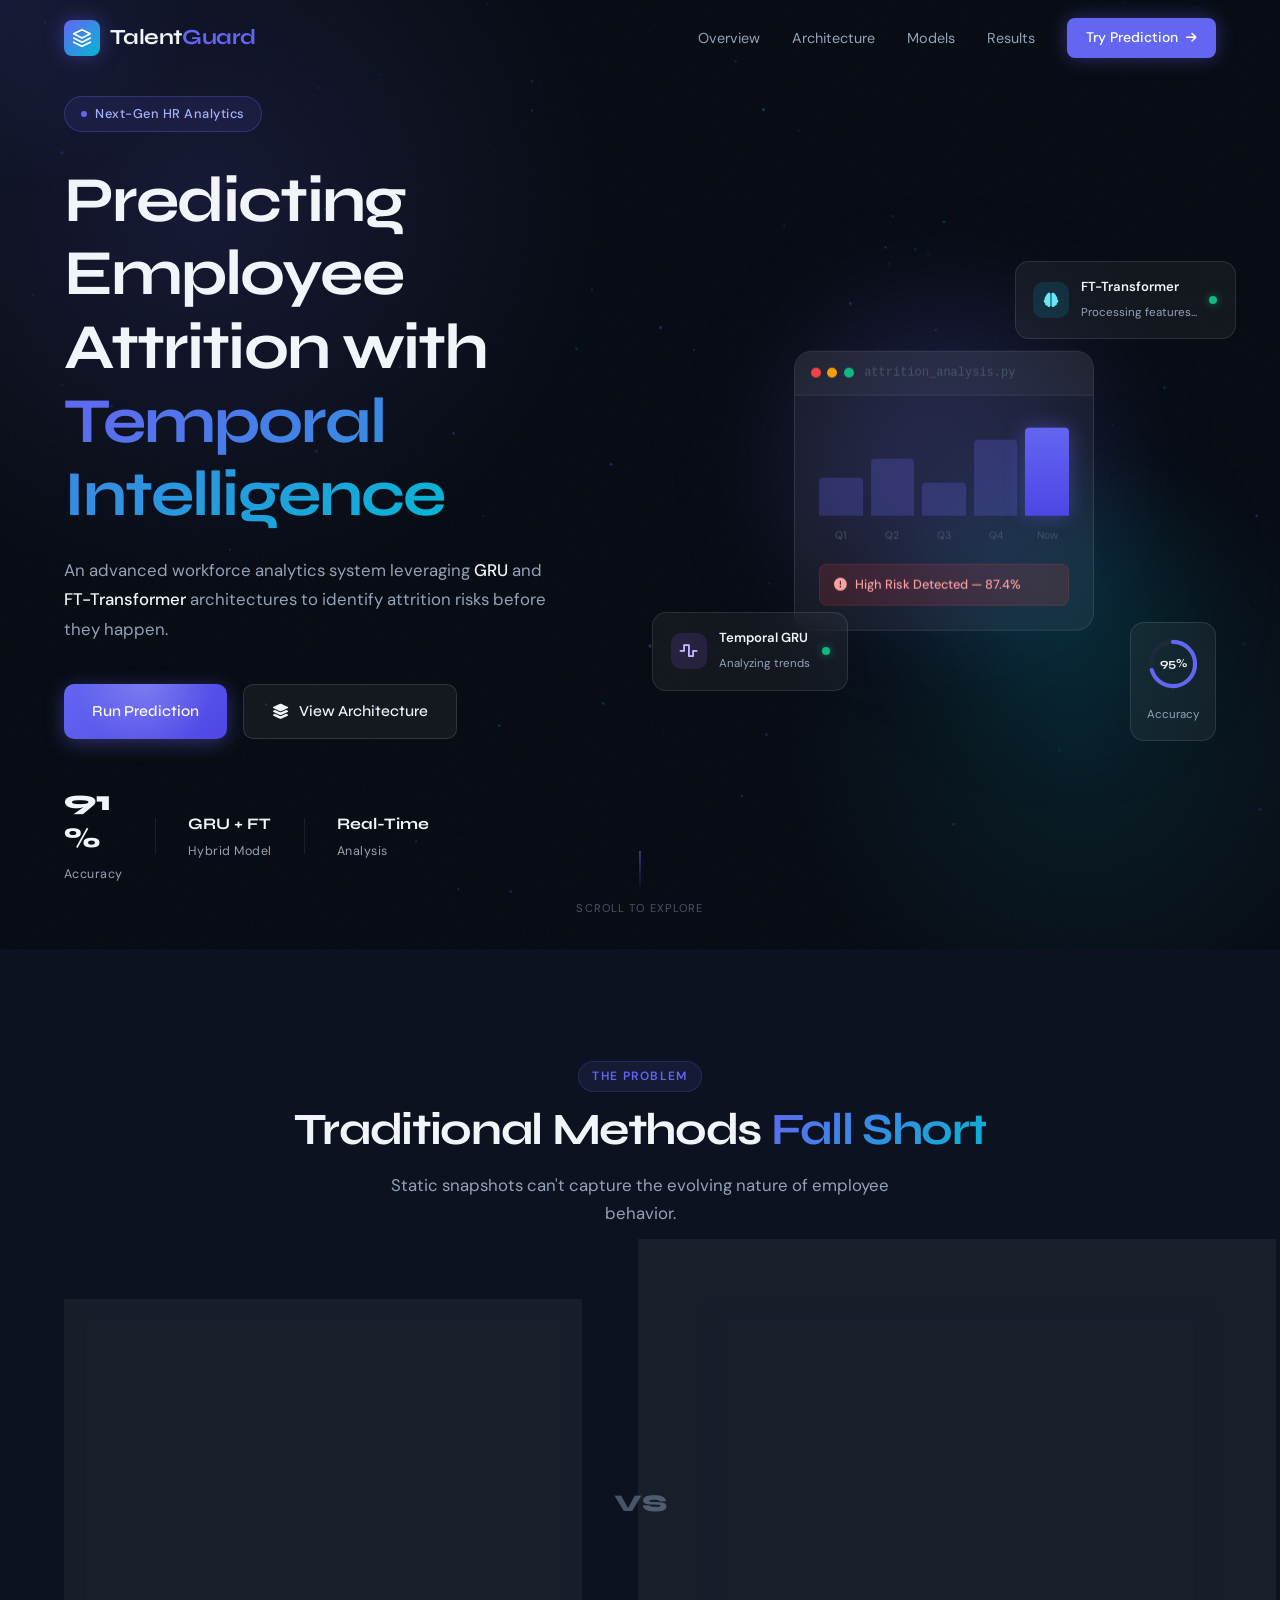
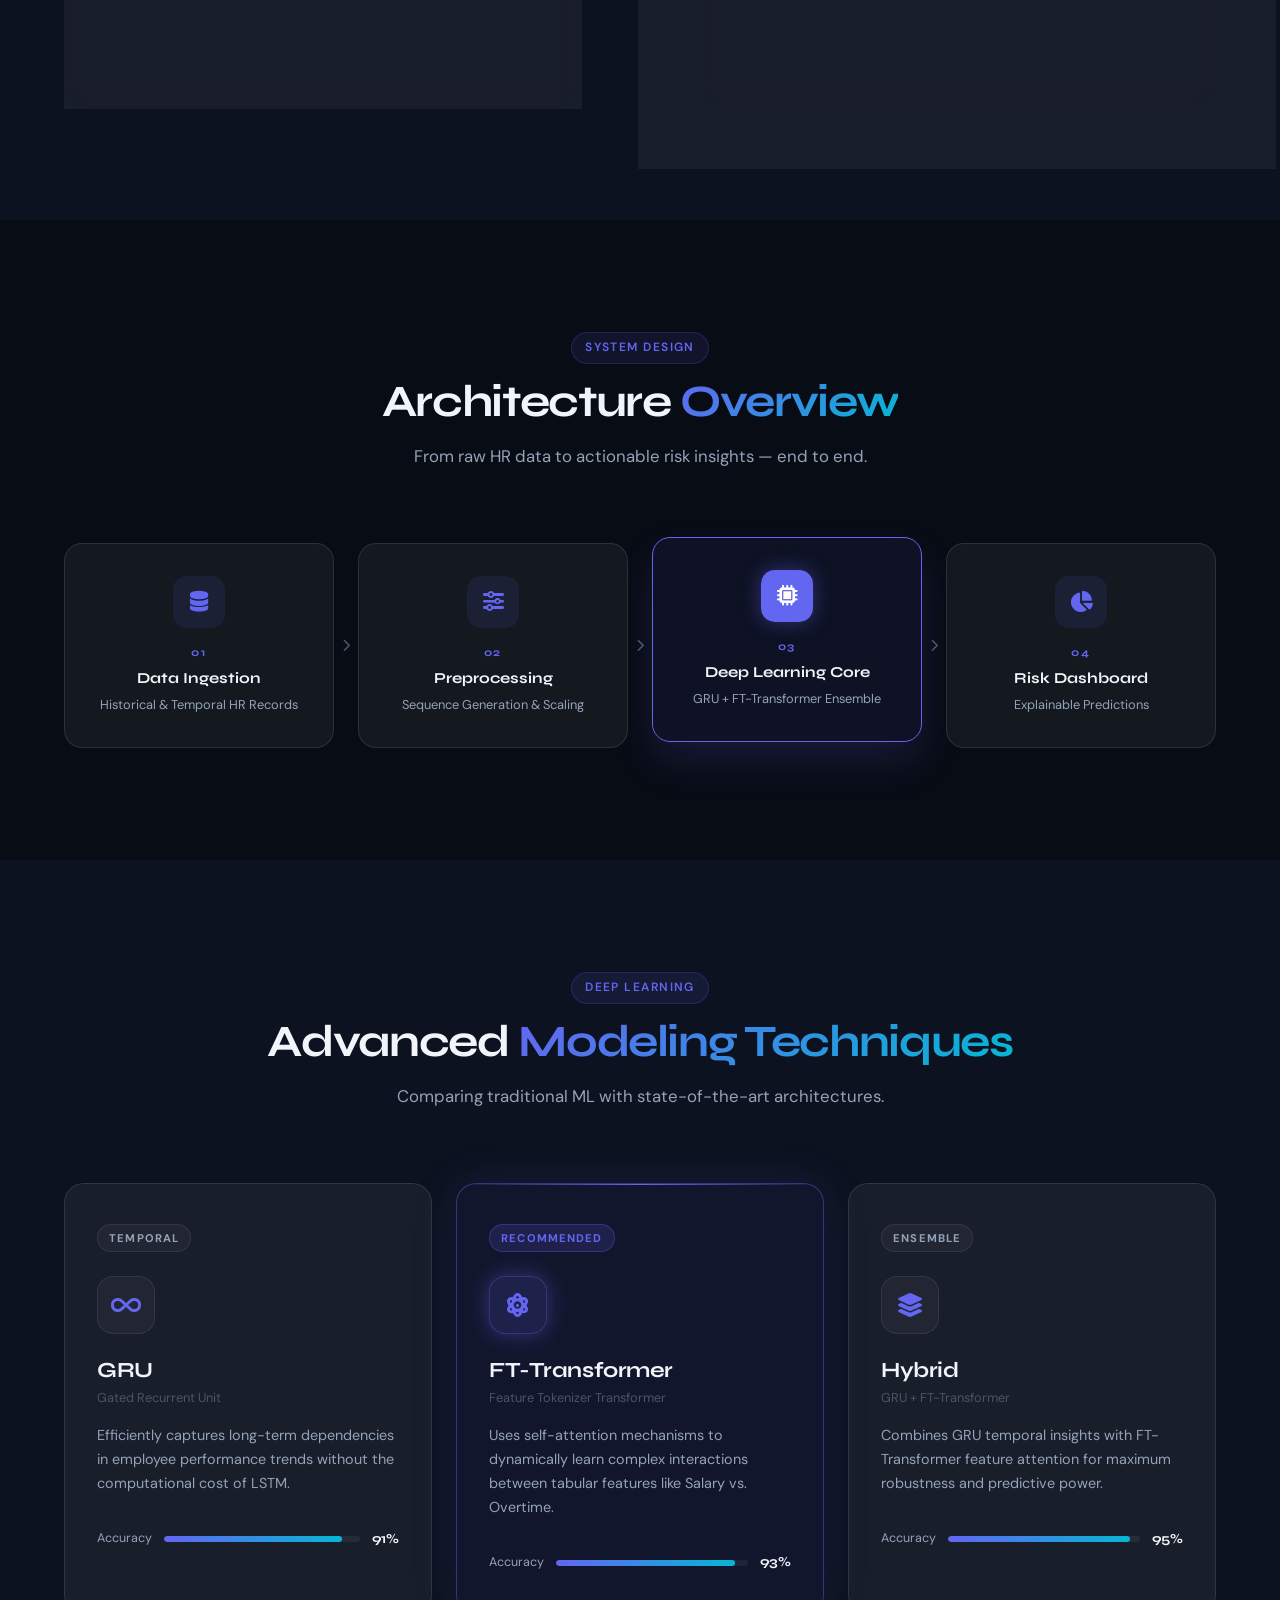
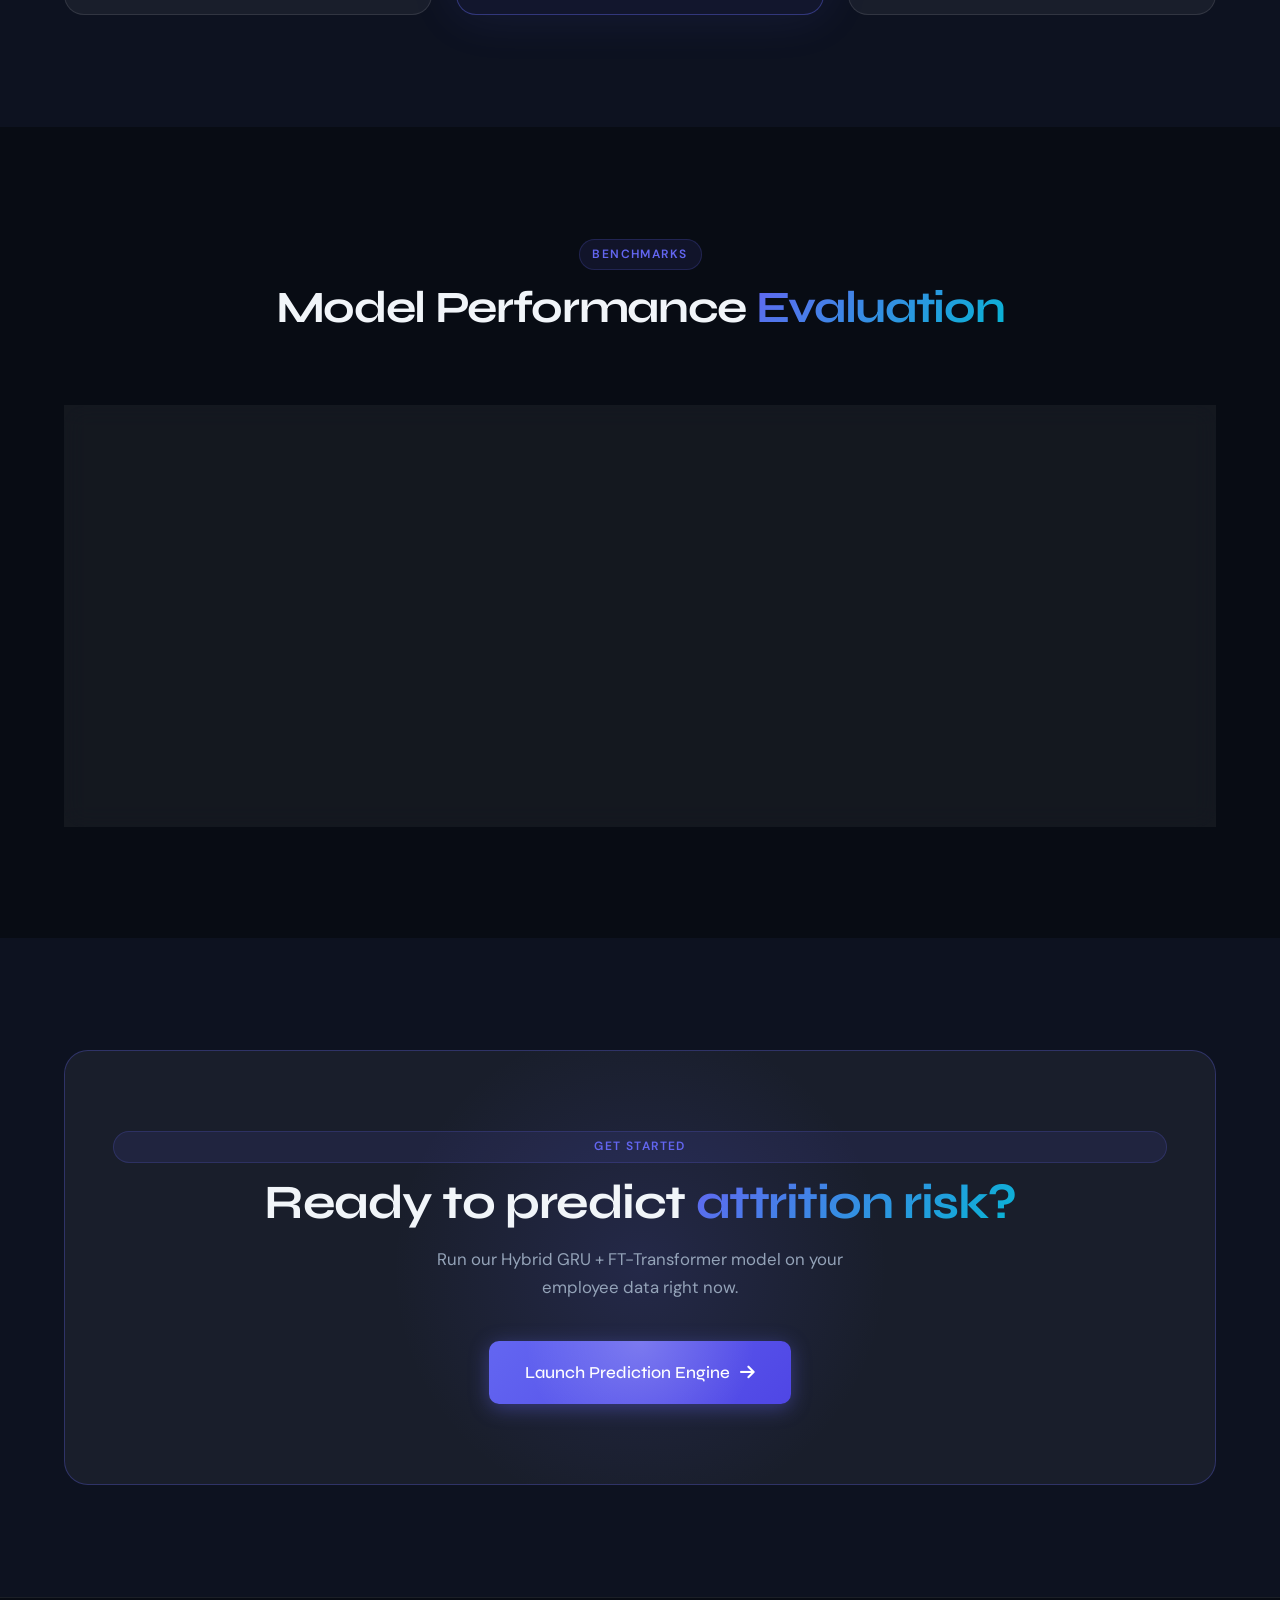
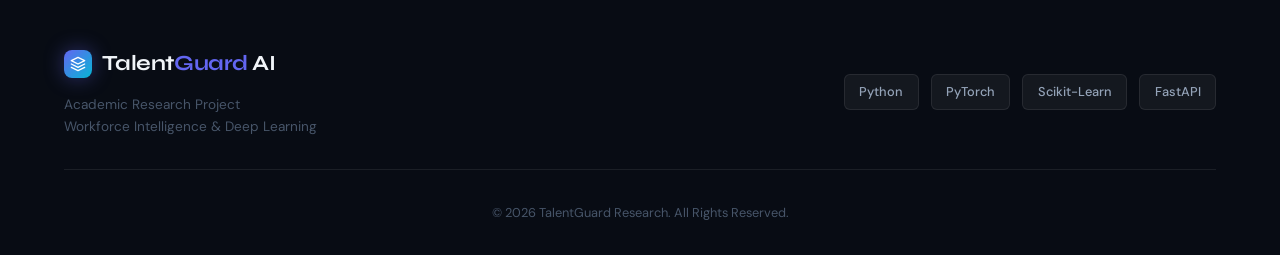
<file: index.html>
<!DOCTYPE html>
<html lang="en">
<head>
    <meta charset="UTF-8">
    <meta name="viewport" content="width=device-width, initial-scale=1.0">
    <title>TalentGuard | AI Attrition Prediction</title>
    <link rel="preconnect" href="https://fonts.googleapis.com">
    <link rel="preconnect" href="https://fonts.gstatic.com" crossorigin>
    <link href="https://fonts.googleapis.com/css2?family=Syne:wght@400;500;600;700;800&family=DM+Sans:ital,wght@0,300;0,400;0,500;1,300&display=swap" rel="stylesheet">
    <link rel="stylesheet" href="https://cdnjs.cloudflare.com/ajax/libs/font-awesome/6.4.0/css/all.min.css">
    <link rel="stylesheet" href="styles.css">
</head>
<body>

<!-- Cursor Glow -->
<div class="cursor-glow" id="cursorGlow"></div>

<!-- Particle Canvas -->
<canvas id="particleCanvas"></canvas>

<!-- Navigation -->
<nav class="navbar" id="navbar">
    <div class="container nav-container">
        <div class="logo">
            <div class="logo-icon">
                <svg width="20" height="20" viewBox="0 0 24 24" fill="none">
                    <path d="M12 2L2 7l10 5 10-5-10-5zM2 17l10 5 10-5M2 12l10 5 10-5" stroke="currentColor" stroke-width="2" stroke-linecap="round" stroke-linejoin="round"/>
                </svg>
            </div>
            <span>Talent<span class="logo-accent">Guard</span></span>
        </div>
        <ul class="nav-links">
            <li><a href="#hero" class="nav-link">Overview</a></li>
            <li><a href="#architecture" class="nav-link">Architecture</a></li>
            <li><a href="#models" class="nav-link">Models</a></li>
            <li><a href="#results" class="nav-link">Results</a></li>
            <li><a href="prediction.html" class="btn-nav"><span>Try Prediction</span><i class="fas fa-arrow-right"></i></a></li>
        </ul>
        <div class="mobile-toggle" id="mobileToggle">
            <span></span><span></span><span></span>
        </div>
    </div>
</nav>

<!-- Hero Section -->
<section class="hero" id="hero">
    <div class="hero-noise"></div>
    <div class="container hero-container">
        <div class="hero-content" data-reveal>
            <div class="badge">
                <span class="badge-dot"></span>
                Next-Gen HR Analytics
            </div>
            <h1>Predicting Employee<br>Attrition with <span class="gradient-text">Temporal<br>Intelligence</span></h1>
            <p class="lead">An advanced workforce analytics system leveraging <strong>GRU</strong> and <strong>FT-Transformer</strong> architectures to identify attrition risks before they happen.</p>
            <div class="hero-actions">
                <a href="prediction.html" class="btn btn-primary">
                    <span>Run Prediction</span>
                    <div class="btn-glow"></div>
                </a>
                <a href="#architecture" class="btn btn-ghost">
                    <i class="fas fa-layer-group"></i>
                    <span>View Architecture</span>
                </a>
            </div>
            <div class="trust-metrics">
                <div class="metric">
                    <span class="num" data-count="95">0</span><span class="num-suffix">%</span>
                    <span class="label">Accuracy</span>
                </div>
                <div class="metric-divider"></div>
                <div class="metric">
                    <span class="num-text">GRU + FT</span>
                    <span class="label">Hybrid Model</span>
                </div>
                <div class="metric-divider"></div>
                <div class="metric">
                    <span class="num-text">Real-Time</span>
                    <span class="label">Analysis</span>
                </div>
            </div>
        </div>

        <div class="hero-visual" data-reveal-delay="200">
            <div class="visual-orb orb-1"></div>
            <div class="visual-orb orb-2"></div>
            <div class="main-card glass-card" style="animation: floatCard 6s ease-in-out infinite;">
                <div class="card-chrome">
                    <span class="chrome-dot red"></span>
                    <span class="chrome-dot yellow"></span>
                    <span class="chrome-dot green"></span>
                    <span class="chrome-title">attrition_analysis.py</span>
                </div>
                <div class="card-body">
                    <div class="chart-area">
                        <div class="chart-bars">
                            <div class="cbar" style="--h:40%;--delay:0s"></div>
                            <div class="cbar" style="--h:60%;--delay:0.1s"></div>
                            <div class="cbar" style="--h:35%;--delay:0.2s"></div>
                            <div class="cbar" style="--h:80%;--delay:0.3s"></div>
                            <div class="cbar highlight" style="--h:92%;--delay:0.4s"></div>
                        </div>
                        <div class="chart-labels">
                            <span>Q1</span><span>Q2</span><span>Q3</span><span>Q4</span><span>Now</span>
                        </div>
                    </div>
                    <div class="alert-tag">
                        <div class="alert-pulse"></div>
                        <i class="fas fa-exclamation-circle"></i>
                        <span>High Risk Detected — 87.4%</span>
                    </div>
                </div>
            </div>

            <div class="float-chip chip-1 glass-card" style="animation: floatCard 7s ease-in-out infinite 1s;">
                <div class="chip-icon teal"><i class="fas fa-brain"></i></div>
                <div>
                    <strong>FT-Transformer</strong>
                    <span>Processing features...</span>
                </div>
                <div class="chip-status active"></div>
            </div>

            <div class="float-chip chip-2 glass-card" style="animation: floatCard 8s ease-in-out infinite 0.5s;">
                <div class="chip-icon purple"><i class="fas fa-wave-square"></i></div>
                <div>
                    <strong>Temporal GRU</strong>
                    <span>Analyzing trends</span>
                </div>
                <div class="chip-status active"></div>
            </div>

            <div class="float-chip chip-3 glass-card" style="animation: floatCard 6.5s ease-in-out infinite 1.5s;">
                <div class="accuracy-ring">
                    <svg viewBox="0 0 36 36"><circle cx="18" cy="18" r="15.9" fill="none" stroke="#1e293b" stroke-width="3"/><circle cx="18" cy="18" r="15.9" fill="none" stroke="#6366f1" stroke-width="3" stroke-dasharray="95 100" stroke-dashoffset="25" stroke-linecap="round"/></svg>
                    <span>95%</span>
                </div>
                <span class="chip-label">Accuracy</span>
            </div>
        </div>
    </div>

    <div class="scroll-hint">
        <div class="scroll-line"></div>
        <span>Scroll to explore</span>
    </div>
</section>

<!-- Comparison Section -->
<section class="section comparison-section" id="comparison">
    <div class="container">
        <div class="section-header" data-reveal>
            <div class="section-eyebrow">The Problem</div>
            <h2>Traditional Methods <span class="gradient-text">Fall Short</span></h2>
            <p>Static snapshots can't capture the evolving nature of employee behavior.</p>
        </div>
        <div class="comparison-grid" data-reveal>
            <div class="comp-card traditional">
                <div class="comp-icon"><i class="fas fa-file-alt"></i></div>
                <div class="comp-tag">Legacy Approach</div>
                <h3>Traditional HR Analytics</h3>
                <ul>
                    <li><span class="x-mark"><i class="fas fa-times"></i></span> Static data snapshots</li>
                    <li><span class="x-mark"><i class="fas fa-times"></i></span> Ignores temporal patterns</li>
                    <li><span class="x-mark"><i class="fas fa-times"></i></span> Reactive (post-resignation)</li>
                    <li><span class="x-mark"><i class="fas fa-times"></i></span> Low predictive accuracy</li>
                </ul>
            </div>
            <div class="comp-vs">VS</div>
            <div class="comp-card modern">
                <div class="comp-icon glow"><i class="fas fa-robot"></i></div>
                <div class="comp-tag modern-tag">AI-Powered</div>
                <h3>TalentGuard Intelligence</h3>
                <ul>
                    <li><span class="check-mark"><i class="fas fa-check"></i></span> Time-series behavioral modeling</li>
                    <li><span class="check-mark"><i class="fas fa-check"></i></span> Attention-based feature learning</li>
                    <li><span class="check-mark"><i class="fas fa-check"></i></span> Proactive risk identification</li>
                    <li><span class="check-mark"><i class="fas fa-check"></i></span> 95%+ Prediction Accuracy</li>
                </ul>
            </div>
        </div>
    </div>
</section>

<!-- Architecture Section -->
<section class="section architecture-section" id="architecture">
    <div class="container">
        <div class="section-header" data-reveal>
            <div class="section-eyebrow">System Design</div>
            <h2>Architecture <span class="gradient-text">Overview</span></h2>
            <p>From raw HR data to actionable risk insights — end to end.</p>
        </div>
        <div class="arch-flow" data-reveal>
            <div class="arch-step" data-step="1">
                <div class="step-icon"><i class="fas fa-database"></i></div>
                <div class="step-num">01</div>
                <h4>Data Ingestion</h4>
                <p>Historical & Temporal HR Records</p>
            </div>
            <div class="arch-arrow"><i class="fas fa-chevron-right"></i></div>
            <div class="arch-step" data-step="2">
                <div class="step-icon"><i class="fas fa-sliders-h"></i></div>
                <div class="step-num">02</div>
                <h4>Preprocessing</h4>
                <p>Sequence Generation & Scaling</p>
            </div>
            <div class="arch-arrow"><i class="fas fa-chevron-right"></i></div>
            <div class="arch-step active" data-step="3">
                <div class="step-icon"><i class="fas fa-microchip"></i></div>
                <div class="step-num">03</div>
                <h4>Deep Learning Core</h4>
                <p>GRU + FT-Transformer Ensemble</p>
            </div>
            <div class="arch-arrow"><i class="fas fa-chevron-right"></i></div>
            <div class="arch-step" data-step="4">
                <div class="step-icon"><i class="fas fa-chart-pie"></i></div>
                <div class="step-num">04</div>
                <h4>Risk Dashboard</h4>
                <p>Explainable Predictions</p>
            </div>
        </div>
    </div>
</section>

<!-- Models Section -->
<section class="section models-section" id="models">
    <div class="container">
        <div class="section-header" data-reveal>
            <div class="section-eyebrow">Deep Learning</div>
            <h2>Advanced <span class="gradient-text">Modeling Techniques</span></h2>
            <p>Comparing traditional ML with state-of-the-art architectures.</p>
        </div>
        <div class="models-grid" data-reveal>
            <div class="model-card" data-reveal-delay="0">
                <div class="model-chip">Temporal</div>
                <div class="model-icon-wrap"><i class="fas fa-infinity"></i></div>
                <h3>GRU</h3>
                <p class="model-full">Gated Recurrent Unit</p>
                <p>Efficiently captures long-term dependencies in employee performance trends without the computational cost of LSTM.</p>
                <div class="model-bar-row">
                    <span class="bar-label">Accuracy</span>
                    <div class="model-bar"><div class="model-bar-fill" data-width="91"></div></div>
                    <span class="bar-val">91%</span>
                </div>
            </div>
            <div class="model-card featured" data-reveal-delay="100">
                <div class="model-chip recommended">Recommended</div>
                <div class="model-icon-wrap featured-icon"><i class="fas fa-atom"></i></div>
                <h3>FT-Transformer</h3>
                <p class="model-full">Feature Tokenizer Transformer</p>
                <p>Uses self-attention mechanisms to dynamically learn complex interactions between tabular features like Salary vs. Overtime.</p>
                <div class="model-bar-row">
                    <span class="bar-label">Accuracy</span>
                    <div class="model-bar"><div class="model-bar-fill" data-width="93"></div></div>
                    <span class="bar-val">93%</span>
                </div>
            </div>
            <div class="model-card" data-reveal-delay="200">
                <div class="model-chip">Ensemble</div>
                <div class="model-icon-wrap"><i class="fas fa-layer-group"></i></div>
                <h3>Hybrid</h3>
                <p class="model-full">GRU + FT-Transformer</p>
                <p>Combines GRU temporal insights with FT-Transformer feature attention for maximum robustness and predictive power.</p>
                <div class="model-bar-row">
                    <span class="bar-label">Accuracy</span>
                    <div class="model-bar"><div class="model-bar-fill" data-width="95"></div></div>
                    <span class="bar-val">95%</span>
                </div>
            </div>
        </div>
    </div>
</section>

<!-- Results -->
<section class="section results-section" id="results">
    <div class="container">
        <div class="section-header" data-reveal>
            <div class="section-eyebrow">Benchmarks</div>
            <h2>Model Performance <span class="gradient-text">Evaluation</span></h2>
        </div>
        <div class="table-wrapper" data-reveal>
            <table class="results-table">
                <thead>
                    <tr>
                        <th>Architecture</th>
                        <th>Accuracy</th>
                        <th>Precision</th>
                        <th>Recall</th>
                        <th>F1 Score</th>
                        <th>ROC-AUC</th>
                    </tr>
                </thead>
                <tbody>
                    <tr><td>DNN (Baseline)</td><td>84%</td><td>0.82</td><td>0.80</td><td>0.81</td><td>0.85</td></tr>
                    <tr><td>XGBoost</td><td>88%</td><td>0.87</td><td>0.86</td><td>0.86</td><td>0.89</td></tr>
                    <tr><td>LSTM</td><td>89%</td><td>0.88</td><td>0.87</td><td>0.87</td><td>0.90</td></tr>
                    <tr><td>GRU</td><td>91%</td><td>0.90</td><td>0.89</td><td>0.89</td><td>0.92</td></tr>
                    <tr><td>FT-Transformer</td><td>93%</td><td>0.92</td><td>0.91</td><td>0.91</td><td>0.94</td></tr>
                    <tr class="winner-row">
                        <td><i class="fas fa-trophy"></i> Hybrid (GRU + FT)</td>
                        <td><strong>95%</strong></td>
                        <td><strong>0.94</strong></td>
                        <td><strong>0.93</strong></td>
                        <td><strong>0.93</strong></td>
                        <td><strong>0.96</strong></td>
                    </tr>
                </tbody>
            </table>
        </div>
    </div>
</section>

<!-- CTA -->
<section class="section cta-section">
    <div class="container">
        <div class="cta-card" data-reveal>
            <div class="cta-glow"></div>
            <div class="cta-content">
                <div class="section-eyebrow center">Get Started</div>
                <h2>Ready to predict <span class="gradient-text">attrition risk?</span></h2>
                <p>Run our Hybrid GRU + FT-Transformer model on your employee data right now.</p>
                <a href="prediction.html" class="btn btn-primary btn-lg">
                    <span>Launch Prediction Engine</span>
                    <i class="fas fa-arrow-right"></i>
                    <div class="btn-glow"></div>
                </a>
            </div>
        </div>
    </div>
</section>

<!-- Footer -->
<footer class="footer">
    <div class="container">
        <div class="footer-top">
            <div class="footer-brand">
                <div class="logo">
                    <div class="logo-icon small"><svg width="16" height="16" viewBox="0 0 24 24" fill="none"><path d="M12 2L2 7l10 5 10-5-10-5zM2 17l10 5 10-5M2 12l10 5 10-5" stroke="currentColor" stroke-width="2" stroke-linecap="round" stroke-linejoin="round"/></svg></div>
                    <span>Talent<span class="logo-accent">Guard</span> AI</span>
                </div>
                <p>Academic Research Project<br>Workforce Intelligence & Deep Learning</p>
            </div>
            <div class="footer-stack">
                <span class="stack-tag">Python</span>
                <span class="stack-tag">PyTorch</span>
                <span class="stack-tag">Scikit-Learn</span>
                <span class="stack-tag">FastAPI</span>
            </div>
        </div>
        <div class="footer-bottom">
            <span>&copy; 2026 TalentGuard Research. All Rights Reserved.</span>
        </div>
    </div>
</footer>

<script src="script.js"></script>
</body>
</html>
</file>
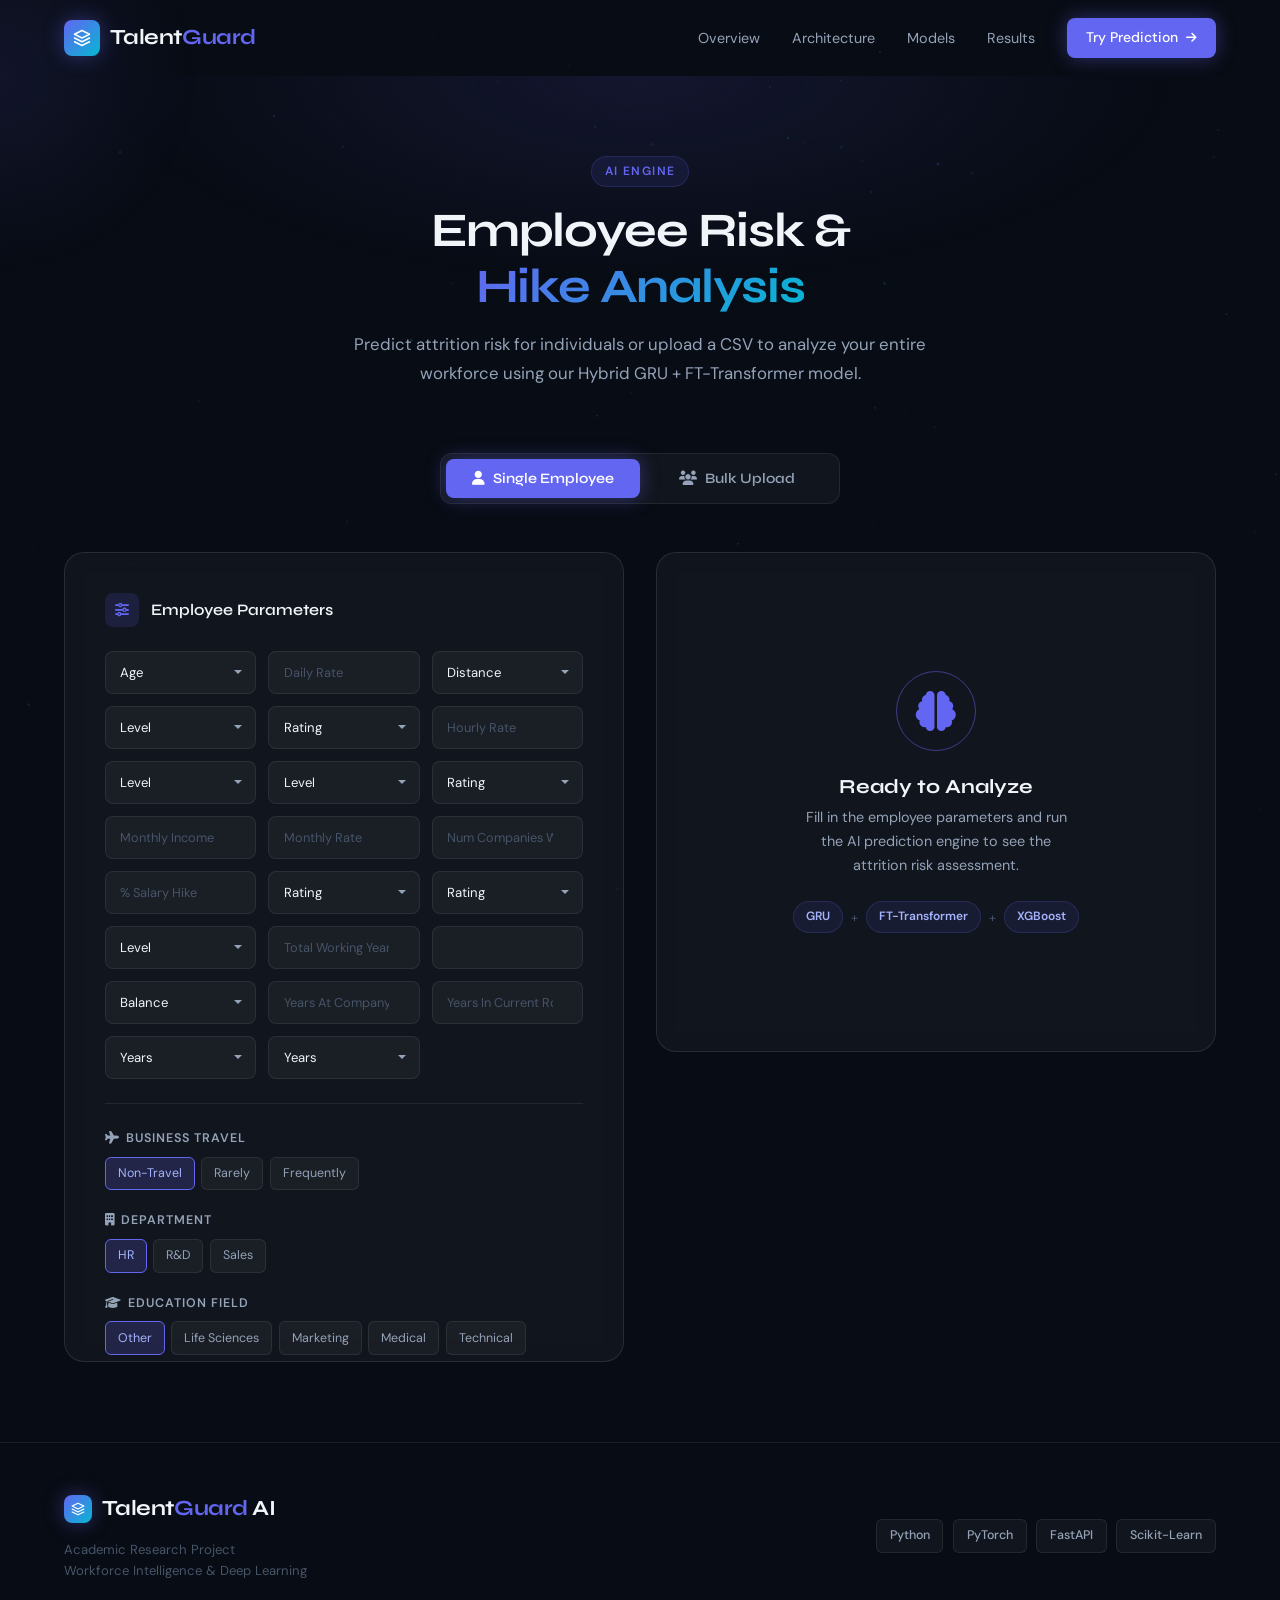
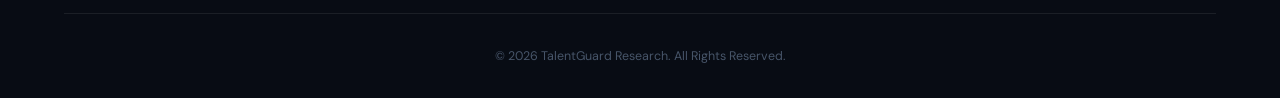
<file: prediction.html>
<!DOCTYPE html>
<html lang="en">
<head>
    <meta charset="UTF-8">
    <meta name="viewport" content="width=device-width, initial-scale=1.0">
    <title>TalentGuard | Attrition Prediction Engine</title>
    <link rel="preconnect" href="https://fonts.googleapis.com">
    <link rel="preconnect" href="https://fonts.gstatic.com" crossorigin>
    <link href="https://fonts.googleapis.com/css2?family=Syne:wght@400;500;600;700;800&family=DM+Sans:ital,wght@0,300;0,400;0,500;1,300&display=swap" rel="stylesheet">
    <link rel="stylesheet" href="https://cdnjs.cloudflare.com/ajax/libs/font-awesome/6.4.0/css/all.min.css">
    <link rel="stylesheet" href="prediction-styles.css">
</head>
<body>

<!-- Cursor Glow -->
<div class="cursor-glow" id="cursorGlow"></div>
<canvas id="particleCanvas"></canvas>

<!-- Processing Overlay -->
<div class="processing-overlay" id="processingOverlay">
    <div class="overlay-inner">
        <div class="spinner-ring"></div>
        <h3>Analyzing Employees</h3>
        <p id="processingMsg">Running Hybrid GRU + FT-Transformer model</p>
        <div class="progress-wrap">
            <div class="progress-fill" id="progressFill"></div>
        </div>
        <p id="progressLabel" class="progress-label">0 / 0 processed</p>
    </div>
</div>

<!-- Navigation -->
<nav class="navbar" id="navbar">
    <div class="container nav-container">
        <div class="logo">
            <div class="logo-icon">
                <svg width="18" height="18" viewBox="0 0 24 24" fill="none"><path d="M12 2L2 7l10 5 10-5-10-5zM2 17l10 5 10-5M2 12l10 5 10-5" stroke="currentColor" stroke-width="2" stroke-linecap="round" stroke-linejoin="round"/></svg>
            </div>
            <span>Talent<span class="logo-accent">Guard</span></span>
        </div>
        <ul class="nav-links" id="navLinks">
            <li><a href="index.html" class="nav-link">Overview</a></li>
            <li><a href="index.html#architecture" class="nav-link">Architecture</a></li>
            <li><a href="index.html#models" class="nav-link">Models</a></li>
            <li><a href="index.html#results" class="nav-link">Results</a></li>
            <li><a href="prediction.html" class="btn-nav"><span>Try Prediction</span><i class="fas fa-arrow-right"></i></a></li>
        </ul>
        <div class="mobile-toggle" id="mobileToggle"><span></span><span></span><span></span></div>
    </div>
</nav>

<!-- Page Header -->
<section class="page-header">
    <div class="page-header-bg"></div>
    <div class="container">
        <div class="section-eyebrow">AI Engine</div>
        <h1>Employee Risk &<br><span class="gradient-text">Hike Analysis</span></h1>
        <p>Predict attrition risk for individuals or upload a CSV to analyze your entire workforce using our Hybrid GRU + FT-Transformer model.</p>
    </div>
</section>

<!-- Mode Tabs -->
<div class="container tabs-container">
    <div class="mode-tabs">
        <button class="mode-tab active" id="tabSingle" onclick="switchMode('single')">
            <i class="fas fa-user"></i> Single Employee
        </button>
        <button class="mode-tab" id="tabBulk" onclick="switchMode('bulk')">
            <i class="fas fa-users"></i> Bulk Upload
        </button>
    </div>
</div>

<!-- ============================================================
     SINGLE EMPLOYEE SECTION
============================================================ -->
<section class="prediction-section" id="singleSection">
    <div class="container">
        <div class="predict-wrapper">

            <!-- Form -->
            <form id="ibmForm" class="predict-form" onsubmit="handleAdvancedPrediction(event)">
                <div class="form-section">
                    <div class="form-section-title">
                        <div class="form-section-icon"><i class="fas fa-sliders-h"></i></div>
                        <h3>Employee Parameters</h3>
                    </div>
                    <div class="grid-3">
                        <div class="form-group floating">
                            <select id="Age" required>
                                <option value="">Age</option>
                                <script>for(let i=18;i<=65;i++) document.write(`<option value="${i}">${i}</option>`);</script>
                            </select>
                            <label>Age</label>
                        </div>
                        <div class="form-group floating">
                            <input type="number" id="DailyRate" placeholder="Daily Rate">
                            <label>Daily Rate</label>
                        </div>
                        <div class="form-group floating">
                            <select id="DistanceFromHome">
                                <option value="">Distance</option>
                                <option value="1">1 mi</option><option value="2">2 mi</option>
                                <option value="3">3 mi</option><option value="5">5 mi</option>
                                <option value="7">7 mi</option><option value="10">10 mi</option>
                                <option value="15">15 mi</option><option value="20">20 mi</option>
                                <option value="25">25 mi</option><option value="30">30+ mi</option>
                            </select>
                            <label>Distance</label>
                        </div>
                        <div class="form-group floating">
                            <select id="Education">
                                <option value="">Level</option>
                                <option value="1">Below College</option><option value="2">College</option>
                                <option value="3">Bachelor</option><option value="4">Master</option>
                                <option value="5">Doctorate</option>
                            </select>
                            <label>Education</label>
                        </div>
                        <div class="form-group floating">
                            <select id="EnvironmentSatisfaction">
                                <option value="">Rating</option>
                                <option value="1">Low</option><option value="2">Medium</option>
                                <option value="3">High</option><option value="4">Very High</option>
                            </select>
                            <label>Env. Satisfaction</label>
                        </div>
                        <div class="form-group floating">
                            <input type="number" id="HourlyRate" placeholder="Hourly Rate">
                            <label>Hourly Rate</label>
                        </div>
                        <div class="form-group floating">
                            <select id="JobInvolvement">
                                <option value="">Level</option>
                                <option value="1">Low</option><option value="2">Medium</option>
                                <option value="3">High</option><option value="4">Very High</option>
                            </select>
                            <label>Job Involvement</label>
                        </div>
                        <div class="form-group floating">
                            <select id="JobLevel">
                                <option value="">Level</option>
                                <option value="1">1</option><option value="2">2</option>
                                <option value="3">3</option><option value="4">4</option><option value="5">5</option>
                            </select>
                            <label>Job Level</label>
                        </div>
                        <div class="form-group floating">
                            <select id="JobSatisfaction">
                                <option value="">Rating</option>
                                <option value="1">Low</option><option value="2">Medium</option>
                                <option value="3">High</option><option value="4">Very High</option>
                            </select>
                            <label>Job Satisfaction</label>
                        </div>
                        <div class="form-group floating">
                            <input type="number" id="MonthlyIncome" placeholder="Monthly Income">
                            <label>Monthly Income</label>
                        </div>
                        <div class="form-group floating">
                            <input type="number" id="MonthlyRate" placeholder="Monthly Rate">
                            <label>Monthly Rate</label>
                        </div>
                        <div class="form-group floating">
                            <input type="number" id="NumCompaniesWorked" placeholder="Num Companies Worked">
                            <label>Companies Worked</label>
                        </div>
                        <div class="form-group floating">
                            <input type="number" id="PercentSalaryHike" placeholder="% Salary Hike">
                            <label>% Salary Hike</label>
                        </div>
                        <div class="form-group floating">
                            <select id="PerformanceRating">
                                <option value="">Rating</option>
                                <option value="1">Low</option><option value="2">Good</option>
                                <option value="3">Excellent</option><option value="4">Outstanding</option>
                            </select>
                            <label>Performance</label>
                        </div>
                        <div class="form-group floating">
                            <select id="RelationshipSatisfaction">
                                <option value="">Rating</option>
                                <option value="1">Low</option><option value="2">Medium</option>
                                <option value="3">High</option><option value="4">Very High</option>
                            </select>
                            <label>Relationship Sat.</label>
                        </div>
                        <div class="form-group floating">
                            <select id="StockOptionLevel">
                                <option value="">Level</option>
                                <option value="0">0</option><option value="1">1</option>
                                <option value="2">2</option><option value="3">3</option>
                            </select>
                            <label>Stock Options</label>
                        </div>
                        <div class="form-group floating">
                            <input type="number" id="TotalWorkingYears" placeholder="Total Working Years">
                            <label>Total Exp (yrs)</label>
                        </div>
                        <div class="form-group floating">
                            <input type="number" id="TrainingTimesLastYear" placeholder=" ">
                            <label>Training Times</label>
                        </div>
                        <div class="form-group floating">
                            <select id="WorkLifeBalance">
                                <option value="">Balance</option>
                                <option value="1">Bad</option><option value="2">Good</option>
                                <option value="3">Better</option><option value="4">Best</option>
                            </select>
                            <label>Work-Life Balance</label>
                        </div>
                        <div class="form-group floating">
                            <input type="number" id="YearsAtCompany" placeholder="Years At Company">
                            <label>Years at Company</label>
                        </div>
                        <div class="form-group floating">
                            <input type="number" id="YearsInCurrentRole" placeholder="Years In Current Role">
                            <label>Yrs in Role</label>
                        </div>
                        <div class="form-group floating">
                            <select id="YearsSinceLastPromotion">
                                <option value="">Years</option>
                                <option value="0">0</option><option value="1">1</option><option value="2">2</option>
                                <option value="3">3</option><option value="4">4</option><option value="5">5</option>
                                <option value="6">6</option><option value="7">7</option><option value="8">8</option>
                                <option value="9">9</option><option value="10">10+</option>
                            </select>
                            <label>Yrs Since Promo</label>
                        </div>
                        <div class="form-group floating">
                            <select id="YearsWithCurrManager">
                                <option value="">Years</option>
                                <option value="0">0</option><option value="1">1</option><option value="2">2</option>
                                <option value="3">3</option><option value="4">4</option><option value="5">5</option>
                                <option value="6">6</option><option value="7">7</option><option value="8">8</option>
                                <option value="9">9</option><option value="10">10+</option>
                            </select>
                            <label>Yrs with Manager</label>
                        </div>
                    </div>
                </div>

                <div class="form-divider"></div>

                <!-- Radio Groups -->
                <div class="radio-section">
                    <div class="radio-block">
                        <div class="radio-label"><i class="fas fa-plane"></i> Business Travel</div>
                        <div class="radio-chips">
                            <label class="chip-radio"><input type="radio" name="BusinessTravel" value="none" checked><span>Non-Travel</span></label>
                            <label class="chip-radio"><input type="radio" name="BusinessTravel" value="rare"><span>Rarely</span></label>
                            <label class="chip-radio"><input type="radio" name="BusinessTravel" value="freq"><span>Frequently</span></label>
                        </div>
                    </div>
                    <div class="radio-block">
                        <div class="radio-label"><i class="fas fa-building"></i> Department</div>
                        <div class="radio-chips">
                            <label class="chip-radio"><input type="radio" name="Department" value="hr" checked><span>HR</span></label>
                            <label class="chip-radio"><input type="radio" name="Department" value="rd"><span>R&D</span></label>
                            <label class="chip-radio"><input type="radio" name="Department" value="sales"><span>Sales</span></label>
                        </div>
                    </div>
                    <div class="radio-block">
                        <div class="radio-label"><i class="fas fa-graduation-cap"></i> Education Field</div>
                        <div class="radio-chips">
                            <label class="chip-radio"><input type="radio" name="EducationField" value="baseline" checked><span>Other</span></label>
                            <label class="chip-radio"><input type="radio" name="EducationField" value="life"><span>Life Sciences</span></label>
                            <label class="chip-radio"><input type="radio" name="EducationField" value="marketing"><span>Marketing</span></label>
                            <label class="chip-radio"><input type="radio" name="EducationField" value="medical"><span>Medical</span></label>
                            <label class="chip-radio"><input type="radio" name="EducationField" value="technical"><span>Technical</span></label>
                        </div>
                    </div>
                    <div class="radio-block">
                        <div class="radio-label"><i class="fas fa-user"></i> Gender</div>
                        <div class="radio-chips">
                            <label class="chip-radio"><input type="radio" name="Gender" value="female" checked><span>Female</span></label>
                            <label class="chip-radio"><input type="radio" name="Gender" value="male"><span>Male</span></label>
                        </div>
                    </div>
                    <div class="radio-block">
                        <div class="radio-label"><i class="fas fa-briefcase"></i> Job Role</div>
                        <div class="radio-chips flex-wrap">
                            <label class="chip-radio"><input type="radio" name="JobRole" value="baseline" checked><span>Healthcare Rep</span></label>
                            <label class="chip-radio"><input type="radio" name="JobRole" value="hr"><span>Human Resources</span></label>
                            <label class="chip-radio"><input type="radio" name="JobRole" value="lab"><span>Lab Technician</span></label>
                            <label class="chip-radio"><input type="radio" name="JobRole" value="manager"><span>Manager</span></label>
                            <label class="chip-radio"><input type="radio" name="JobRole" value="mfgdir"><span>Mfg. Director</span></label>
                            <label class="chip-radio"><input type="radio" name="JobRole" value="resdir"><span>Research Director</span></label>
                            <label class="chip-radio"><input type="radio" name="JobRole" value="ressci"><span>Research Scientist</span></label>
                            <label class="chip-radio"><input type="radio" name="JobRole" value="salesexec"><span>Sales Executive</span></label>
                            <label class="chip-radio"><input type="radio" name="JobRole" value="salesrep"><span>Sales Rep</span></label>
                        </div>
                    </div>
                    <div class="radio-block">
                        <div class="radio-label"><i class="fas fa-ring"></i> Marital Status</div>
                        <div class="radio-chips">
                            <label class="chip-radio"><input type="radio" name="MaritalStatus" value="divorced" checked><span>Divorced</span></label>
                            <label class="chip-radio"><input type="radio" name="MaritalStatus" value="married"><span>Married</span></label>
                            <label class="chip-radio"><input type="radio" name="MaritalStatus" value="single"><span>Single</span></label>
                        </div>
                    </div>
                    <div class="radio-block">
                        <div class="radio-label"><i class="fas fa-clock"></i> Overtime</div>
                        <div class="radio-chips">
                            <label class="chip-radio"><input type="radio" name="OverTime" value="no" checked><span>No</span></label>
                            <label class="chip-radio"><input type="radio" name="OverTime" value="yes"><span>Yes</span></label>
                        </div>
                    </div>
                </div>

                <button type="submit" class="btn-submit">
                    <i class="fas fa-bolt"></i>
                    <span>Run AI Prediction</span>
                    <div class="btn-glow"></div>
                </button>
            </form>

            <!-- Result Panel -->
            <div class="predict-result" id="resultPanel">
                <div class="empty-state">
                    <div class="empty-icon">
                        <i class="fas fa-brain"></i>
                        <div class="empty-rings">
                            <span></span><span></span><span></span>
                        </div>
                    </div>
                    <h4>Ready to Analyze</h4>
                    <p>Fill in the employee parameters and run the AI prediction engine to see the attrition risk assessment.</p>
                    <div class="model-tags-row">
                        <span class="mtag">GRU</span>
                        <span class="mtag-sep">+</span>
                        <span class="mtag">FT-Transformer</span>
                        <span class="mtag-sep">+</span>
                        <span class="mtag">XGBoost</span>
                    </div>
                </div>
            </div>
        </div>
    </div>
</section>

<!-- ============================================================
     BULK UPLOAD SECTION
============================================================ -->
<section class="prediction-section" id="bulkSection" style="display:none;">
    <div class="container">
        <!-- Upload Zone -->
        <div class="upload-zone" id="uploadZone">
            <input type="file" accept=".csv" id="csvUpload" onchange="handleFileSelect(event)">
            <div class="upload-icon-wrap">
                <div class="upload-circle"><i class="fas fa-cloud-arrow-up"></i></div>
            </div>
            <h3>Drop your CSV here</h3>
            <p>or click to browse files</p>
            <span class="upload-hint"><i class="fas fa-info-circle"></i> CSV with IBM HR Analytics columns (Age, MonthlyIncome, OverTime, etc.)</span>
        </div>

        <div class="file-preview" id="filePreview">
            <div class="fp-icon"><i class="fas fa-file-csv"></i></div>
            <div class="fp-info">
                <strong id="fileName">file.csv</strong>
                <span id="fileSize">0 KB</span>
            </div>
            <button class="fp-remove" onclick="removeFile()" title="Remove file"><i class="fas fa-times"></i></button>
        </div>

        <!-- Criteria -->
        <div class="criteria-panel">
            <div class="criteria-header">
                <i class="fas fa-clipboard-check"></i>
                <h4>Hike Eligibility Criteria</h4>
            </div>
            <div class="criteria-grid">
                <div class="criteria-item"><i class="fas fa-star"></i><span>Performance Rating ≥ 3 (Excellent+)</span></div>
                <div class="criteria-item"><i class="fas fa-smile"></i><span>Job Satisfaction ≥ 3 (High+)</span></div>
                <div class="criteria-item"><i class="fas fa-calendar-alt"></i><span>Years at Company ≥ 2</span></div>
                <div class="criteria-item"><i class="fas fa-clock"></i><span>Years Since Last Promotion ≥ 1</span></div>
                <div class="criteria-item"><i class="fas fa-balance-scale"></i><span>Work-Life Balance ≥ 2 (Good+)</span></div>
                <div class="criteria-item"><i class="fas fa-chart-line"></i><span>Low-Medium Attrition Risk (&lt; 60%)</span></div>
            </div>
        </div>

        <div style="text-align:center;">
            <button class="btn-submit bulk-btn" id="analyzeBtn" onclick="analyzeBulk()" disabled>
                <i class="fas fa-bolt"></i>
                <span>Run Bulk Analysis</span>
                <div class="btn-glow"></div>
            </button>
        </div>

        <!-- Bulk Results -->
        <div id="bulkResults" style="display:none; margin-top:3rem;">

            <!-- Banner -->
            <div class="hike-banner" id="hikeBannerContainer">
                <div class="hike-banner-icon"><i class="fas fa-award"></i></div>
                <div>
                    <h4 id="hikeBannerTitle">Hike Analysis Complete</h4>
                    <p id="hikeBannerMsg">Based on performance, satisfaction, tenure and attrition risk scoring.</p>
                </div>
            </div>

            <!-- Stats -->
            <div class="stats-grid">
                <div class="stat-card" data-color="purple">
                    <div class="stat-icon"><i class="fas fa-users"></i></div>
                    <div class="stat-val" id="statTotal">0</div>
                    <div class="stat-label">Total Analyzed</div>
                </div>
                <div class="stat-card" data-color="green">
                    <div class="stat-icon"><i class="fas fa-arrow-trend-up"></i></div>
                    <div class="stat-val" id="statHike">0</div>
                    <div class="stat-label">Hike Worthy</div>
                </div>
                <div class="stat-card" data-color="amber">
                    <div class="stat-icon"><i class="fas fa-minus-circle"></i></div>
                    <div class="stat-val" id="statNoHike">0</div>
                    <div class="stat-label">Not Recommended</div>
                </div>
                <div class="stat-card" data-color="red">
                    <div class="stat-icon"><i class="fas fa-triangle-exclamation"></i></div>
                    <div class="stat-val" id="statHighRisk">0</div>
                    <div class="stat-label">High Risk</div>
                </div>
                <div class="stat-card" data-color="blue">
                    <div class="stat-icon"><i class="fas fa-percent"></i></div>
                    <div class="stat-val" id="statAvgScore">0%</div>
                    <div class="stat-label">Avg Hike Score</div>
                </div>
            </div>

            <!-- Charts Row -->
            <div class="charts-row">
                <!-- Donut -->
                <div class="chart-card">
                    <div class="chart-card-title"><i class="fas fa-chart-pie"></i> Risk Distribution</div>
                    <div class="donut-wrap">
                        <svg width="140" height="140" viewBox="0 0 140 140">
                            <circle cx="70" cy="70" r="52" fill="none" stroke="rgba(255,255,255,0.05)" stroke-width="18"/>
                            <circle id="donutLow" cx="70" cy="70" r="52" fill="none" stroke="#10b981" stroke-width="18" stroke-dasharray="0 327" stroke-dashoffset="0" style="transition:stroke-dasharray 1s ease"/>
                            <circle id="donutMed" cx="70" cy="70" r="52" fill="none" stroke="#f59e0b" stroke-width="18" stroke-dasharray="0 327" stroke-dashoffset="0" style="transition:stroke-dasharray 1s ease 0.3s"/>
                            <circle id="donutHigh" cx="70" cy="70" r="52" fill="none" stroke="#ef4444" stroke-width="18" stroke-dasharray="0 327" stroke-dashoffset="0" style="transition:stroke-dasharray 1s ease 0.6s"/>
                        </svg>
                        <div class="donut-center">
                            <span class="donut-big" id="donutBig">0</span>
                            <span class="donut-small">Employees</span>
                        </div>
                    </div>
                    <div class="donut-legend">
                        <div class="dleg-item"><span class="dleg-dot green"></span>Low <strong id="legendLow">0</strong></div>
                        <div class="dleg-item"><span class="dleg-dot amber"></span>Medium <strong id="legendMed">0</strong></div>
                        <div class="dleg-item"><span class="dleg-dot red"></span>High <strong id="legendHigh">0</strong></div>
                    </div>
                </div>

                <!-- Dept Bars -->
                <div class="chart-card">
                    <div class="chart-card-title"><i class="fas fa-building"></i> Hike by Department</div>
                    <div class="mini-bars" id="deptBars"></div>
                </div>

                <!-- Score Dist -->
                <div class="chart-card">
                    <div class="chart-card-title"><i class="fas fa-chart-bar"></i> Score Distribution</div>
                    <div class="score-dist" id="scoreDist"></div>
                    <div class="score-axis">
                        <span>0</span><span>20</span><span>40</span><span>60</span><span>80</span><span>100</span>
                    </div>
                </div>
            </div>

            <!-- Table -->
            <div class="results-panel">
                <div class="results-panel-header">
                    <h3><i class="fas fa-table-list"></i> Employee Analysis</h3>
                    <div class="header-actions">
                        <div class="filter-tabs">
                            <button class="filter-tab active" onclick="filterTable('all', this)">All</button>
                            <button class="filter-tab" onclick="filterTable('hike', this)">Hike Worthy</button>
                            <button class="filter-tab" onclick="filterTable('high', this)">High Risk</button>
                            <button class="filter-tab" onclick="filterTable('nohike', this)">No Hike</button>
                        </div>
                        <button class="export-btn" onclick="exportCSV()"><i class="fas fa-download"></i> Export CSV</button>
                    </div>
                </div>
                <div class="table-scroll">
                    <table class="emp-table">
                        <thead>
                            <tr>
                                <th onclick="sortTable('id')">Emp ID <i class="fas fa-sort"></i></th>
                                <th onclick="sortTable('dept')">Department <i class="fas fa-sort"></i></th>
                                <th onclick="sortTable('role')">Job Role <i class="fas fa-sort"></i></th>
                                <th onclick="sortTable('income')">Income <i class="fas fa-sort"></i></th>
                                <th onclick="sortTable('perf')">Performance <i class="fas fa-sort"></i></th>
                                <th onclick="sortTable('attrProb')">Attrition Risk <i class="fas fa-sort"></i></th>
                                <th onclick="sortTable('hikeScore')">Hike Score <i class="fas fa-sort"></i></th>
                                <th onclick="sortTable('hikeWorthy')">Recommendation <i class="fas fa-sort"></i></th>
                            </tr>
                        </thead>
                        <tbody id="empTableBody"></tbody>
                    </table>
                </div>
                <div class="pagination">
                    <span class="page-info" id="pageInfo">Showing 1–10</span>
                    <div class="page-btns" id="pageBtns"></div>
                </div>
            </div>
        </div>
    </div>
</section>

<!-- Footer -->
<footer class="footer">
    <div class="container">
        <div class="footer-top">
            <div class="footer-brand">
                <div class="logo">
                    <div class="logo-icon small"><svg width="14" height="14" viewBox="0 0 24 24" fill="none"><path d="M12 2L2 7l10 5 10-5-10-5zM2 17l10 5 10-5M2 12l10 5 10-5" stroke="currentColor" stroke-width="2" stroke-linecap="round" stroke-linejoin="round"/></svg></div>
                    <span>Talent<span class="logo-accent">Guard</span> AI</span>
                </div>
                <p>Academic Research Project<br>Workforce Intelligence & Deep Learning</p>
            </div>
            <div class="footer-stack">
                <span class="stack-tag">Python</span>
                <span class="stack-tag">PyTorch</span>
                <span class="stack-tag">FastAPI</span>
                <span class="stack-tag">Scikit-Learn</span>
            </div>
        </div>
        <div class="footer-bottom">&copy; 2026 TalentGuard Research. All Rights Reserved.</div>
    </div>
</footer>

<script>
// ── Particles & cursor (same as index) ──────────────────────
const cursorGlow = document.getElementById('cursorGlow');
document.addEventListener('mousemove', e => {
    cursorGlow.style.left = e.clientX + 'px';
    cursorGlow.style.top = e.clientY + 'px';
});

const canvas = document.getElementById('particleCanvas');
const ctx = canvas.getContext('2d');
let particles = [];

function resizeCanvas() { canvas.width = innerWidth; canvas.height = innerHeight; }

class Particle {
    constructor() { this.reset(); }
    reset() {
        this.x = Math.random() * canvas.width;
        this.y = Math.random() * canvas.height;
        this.size = Math.random() * 1.2 + 0.3;
        this.speedX = (Math.random() - 0.5) * 0.25;
        this.speedY = (Math.random() - 0.5) * 0.25;
        this.opacity = Math.random() * 0.4 + 0.1;
        this.color = ['99,102,241','6,182,212','139,92,246'][Math.floor(Math.random()*3)];
    }
    update() {
        this.x += this.speedX; this.y += this.speedY;
        if (this.x < 0 || this.x > canvas.width || this.y < 0 || this.y > canvas.height) this.reset();
    }
    draw() {
        ctx.beginPath();
        ctx.arc(this.x, this.y, this.size, 0, Math.PI*2);
        ctx.fillStyle = `rgba(${this.color},${this.opacity})`;
        ctx.fill();
    }
}

function initParticles() {
    particles = [];
    const count = Math.min(80, Math.floor(canvas.width * canvas.height / 14000));
    for (let i = 0; i < count; i++) particles.push(new Particle());
}

function connectParticles() {
    for (let i = 0; i < particles.length; i++) {
        for (let j = i+1; j < particles.length; j++) {
            const dx = particles[i].x - particles[j].x;
            const dy = particles[i].y - particles[j].y;
            const dist = Math.sqrt(dx*dx + dy*dy);
            if (dist < 100) {
                ctx.beginPath();
                ctx.strokeStyle = `rgba(99,102,241,${0.07 * (1 - dist/100)})`;
                ctx.lineWidth = 0.5;
                ctx.moveTo(particles[i].x, particles[i].y);
                ctx.lineTo(particles[j].x, particles[j].y);
                ctx.stroke();
            }
        }
    }
}

(function animate() {
    ctx.clearRect(0, 0, canvas.width, canvas.height);
    particles.forEach(p => { p.update(); p.draw(); });
    connectParticles();
    requestAnimationFrame(animate);
})();

resizeCanvas(); initParticles();
window.addEventListener('resize', () => { resizeCanvas(); initParticles(); });

// ── Navbar ──────────────────────────────────────────────────
const navbar = document.getElementById('navbar');
window.addEventListener('scroll', () => navbar.classList.toggle('scrolled', scrollY > 40));

// ── Mobile Menu ──────────────────────────────────────────────
document.getElementById('mobileToggle').addEventListener('click', () => {
    const links = document.getElementById('navLinks');
    const open = links.style.display === 'flex';
    links.style.cssText = open ? '' : `display:flex;flex-direction:column;position:absolute;top:100%;left:0;right:0;background:rgba(8,12,20,0.97);backdrop-filter:blur(20px);padding:2rem;border-bottom:1px solid rgba(255,255,255,0.08);gap:1.5rem;z-index:999`;
});

// ── Mode Switch ──────────────────────────────────────────────
function switchMode(mode) {
    document.getElementById('singleSection').style.display = mode === 'single' ? 'block' : 'none';
    document.getElementById('bulkSection').style.display = mode === 'bulk' ? 'block' : 'none';
    document.getElementById('tabSingle').classList.toggle('active', mode === 'single');
    document.getElementById('tabBulk').classList.toggle('active', mode === 'bulk');
}

// ── Prediction ────────────────────────────────────────────────
async function handleAdvancedPrediction(e) {
    e.preventDefault();
    const panel = document.getElementById('resultPanel');
    panel.innerHTML = `<div class="loading-state"><div class="loading-spinner"></div><h4>Running AI Model...</h4><p>GRU Temporal Sequences & FT-Transformer Attention</p></div>`;

    const formData = {
        data: {
            Age: parseInt(document.getElementById('Age').value) || 30,
            DailyRate: parseInt(document.getElementById('DailyRate').value) || 800,
            DistanceFromHome: parseInt(document.getElementById('DistanceFromHome').value) || 10,
            Education: parseInt(document.getElementById('Education').value) || 3,
            EnvironmentSatisfaction: parseInt(document.getElementById('EnvironmentSatisfaction').value) || 3,
            HourlyRate: parseInt(document.getElementById('HourlyRate').value) || 65,
            JobInvolvement: parseInt(document.getElementById('JobInvolvement').value) || 3,
            JobLevel: parseInt(document.getElementById('JobLevel').value) || 2,
            JobSatisfaction: parseInt(document.getElementById('JobSatisfaction').value) || 3,
            MonthlyIncome: parseInt(document.getElementById('MonthlyIncome').value) || 5000,
            MonthlyRate: parseInt(document.getElementById('MonthlyRate').value) || 15000,
            NumCompaniesWorked: parseInt(document.getElementById('NumCompaniesWorked').value) || 2,
            PercentSalaryHike: parseInt(document.getElementById('PercentSalaryHike').value) || 14,
            PerformanceRating: parseInt(document.getElementById('PerformanceRating').value) || 3,
            RelationshipSatisfaction: parseInt(document.getElementById('RelationshipSatisfaction').value) || 3,
            StockOptionLevel: parseInt(document.getElementById('StockOptionLevel').value) || 1,
            TotalWorkingYears: parseInt(document.getElementById('TotalWorkingYears').value) || 8,
            TrainingTimesLastYear: parseInt(document.getElementById('TrainingTimesLastYear').value) || 3,
            WorkLifeBalance: parseInt(document.getElementById('WorkLifeBalance').value) || 3,
            YearsAtCompany: parseInt(document.getElementById('YearsAtCompany').value) || 5,
            YearsInCurrentRole: parseInt(document.getElementById('YearsInCurrentRole').value) || 3,
            YearsSinceLastPromotion: parseInt(document.getElementById('YearsSinceLastPromotion').value) || 1,
            YearsWithCurrManager: parseInt(document.getElementById('YearsWithCurrManager').value) || 2,
            BusinessTravel: document.querySelector('input[name="BusinessTravel"]:checked').value,
            Department: document.querySelector('input[name="Department"]:checked').value,
            EducationField: document.querySelector('input[name="EducationField"]:checked').value,
            Gender: document.querySelector('input[name="Gender"]:checked').value,
            JobRole: document.querySelector('input[name="JobRole"]:checked').value,
            MaritalStatus: document.querySelector('input[name="MaritalStatus"]:checked').value,
            OverTime: document.querySelector('input[name="OverTime"]:checked').value,
        }
    };

    try {
        const res = await fetch('http://localhost:8000/predict', {
            method: 'POST',
            headers: {'Content-Type':'application/json'},
            body: JSON.stringify(formData)
        });
        if (!res.ok) throw new Error('API failed');
        const data = await res.json();
        renderSingleResult(data, panel);
    } catch {
        // Local simulation fallback
        const ot = formData.data.OverTime === 'yes';
        const js = formData.data.JobSatisfaction;
        const ya = formData.data.YearsAtCompany;
        const inc = formData.data.MonthlyIncome;
        let risk = 20;
        if (ot) risk += 25;
        if (js < 3) risk += 20;
        if (ya < 2 && inc < 4000) risk += 15;
        if (formData.data.Age < 30 && inc < 3500) risk += 10;
        risk = Math.min(risk, 97);
        const factors = [];
        if (ot) factors.push('Overtime Overload');
        if (js < 3) factors.push('Low Job Satisfaction');
        if (ya < 2) factors.push('Short Tenure');
        if (inc < 4000) factors.push('Below Market Pay');
        const level = risk > 70 ? 'High' : risk > 40 ? 'Medium' : 'Low';
        const rec = level === 'High' ? 'Immediate intervention — review workload & compensation.' : level === 'Medium' ? 'Schedule career development discussion soon.' : 'Continue standard engagement protocols.';
        renderSingleResult({ attrition_probability: risk/100, risk_level: level, factors, recommendation: rec, confidence: 0.94 }, panel);
    }
}

function renderSingleResult(data, panel) {
    const score = Math.round(data.attrition_probability * 100);
    const level = data.risk_level;
    const cls = level === 'High' ? 'high' : level === 'Medium' ? 'med' : 'low';
    const color = level === 'High' ? '#ef4444' : level === 'Medium' ? '#f59e0b' : '#10b981';
    const arc = (score / 100) * 188.5;
    const icon = level === 'High' ? 'fa-triangle-exclamation' : level === 'Medium' ? 'fa-circle-exclamation' : 'fa-circle-check';

    panel.innerHTML = `
    <div class="result-card">
        <div class="result-header">
            <h3><i class="fas fa-chart-line"></i> Risk Analysis</h3>
            <span class="risk-badge risk-${cls}"><i class="fas ${icon}"></i> ${level} Risk</span>
        </div>
        <div class="result-gauge-wrap">
            <svg viewBox="0 0 200 110" class="gauge-svg">
                <path d="M 20 100 A 80 80 0 0 1 180 100" fill="none" stroke="rgba(255,255,255,0.06)" stroke-width="14" stroke-linecap="round"/>
                <path d="M 20 100 A 80 80 0 0 1 180 100" fill="none" stroke="${color}" stroke-width="14" stroke-linecap="round"
                    stroke-dasharray="0 251.2" class="gauge-arc" data-target="${(score/100)*251.2}" opacity="0.9"/>
            </svg>
            <div class="gauge-center">
                <div class="gauge-pct" style="color:${color}">${score}<span>%</span></div>
                <div class="gauge-sub">Attrition Risk</div>
            </div>
        </div>
        <div class="result-stats-row">
            <div class="rs-item">
                <span class="rs-label">Risk Level</span>
                <span class="rs-val" style="color:${color}">${level}</span>
            </div>
            <div class="rs-divider"></div>
            <div class="rs-item">
                <span class="rs-label">Confidence</span>
                <span class="rs-val">${((data.confidence||0.94)*100).toFixed(1)}%</span>
            </div>
        </div>
        ${data.factors && data.factors.length > 0 ? `
        <div class="shap-block">
            <h5><i class="fas fa-magnifying-glass-chart"></i> Key Risk Factors</h5>
            ${data.factors.map((f,i) => `
            <div class="shap-row" style="animation-delay:${i*0.1}s">
                <span class="shap-name">${f}</span>
                <div class="shap-track"><div class="shap-fill" style="--w:${85-i*15}%; background: linear-gradient(90deg, ${color}99, ${color});"></div></div>
                <span class="shap-pct">${85-i*15}%</span>
            </div>`).join('')}
        </div>` : ''}
        <div class="rec-box rec-${cls}">
            <div class="rec-icon"><i class="fas fa-lightbulb"></i></div>
            <div>
                <strong>HR Recommendation</strong>
                <p>${data.recommendation||'Continue standard engagement protocols.'}</p>
            </div>
        </div>
    </div>`;

    // Animate gauge arc
    const arc_el = panel.querySelector('.gauge-arc');
    if (arc_el) {
        const target = parseFloat(arc_el.dataset.target);
        arc_el.style.strokeDasharray = '0 251.2';
        setTimeout(() => {
            arc_el.style.transition = 'stroke-dasharray 1.3s cubic-bezier(0.16,1,0.3,1)';
            arc_el.style.strokeDasharray = `${target} 251.2`;
        }, 100);
    }

    // Animate shap bars
    panel.querySelectorAll('.shap-fill').forEach((b, i) => {
        b.style.width = '0';
        setTimeout(() => { b.style.transition = 'width 0.8s cubic-bezier(0.16,1,0.3,1)'; b.style.width = b.style.getPropertyValue('--w') || getComputedStyle(b).getPropertyValue('--w'); }, 500 + i*100);
        // Workaround: set via style
        const w = b.style.cssText.match(/--w:([^;]+)/)?.[1]?.trim();
        if (w) { setTimeout(() => { b.style.width = w; }, 500 + i*100); }
    });
}

// ── Bulk Upload ──────────────────────────────────────────────
let csvData = null;
let analysisResults = [];
let filteredResults = [];
let currentPage = 1;
let sortKey = 'attrProb', sortDir = -1;
const PAGE_SIZE = 15;

const uploadZone = document.getElementById('uploadZone');
uploadZone.addEventListener('dragover', e => { e.preventDefault(); uploadZone.classList.add('drag-over'); });
uploadZone.addEventListener('dragleave', () => uploadZone.classList.remove('drag-over'));
uploadZone.addEventListener('drop', e => {
    e.preventDefault(); uploadZone.classList.remove('drag-over');
    const file = e.dataTransfer.files[0];
    if (file?.name.endsWith('.csv')) processFile(file);
});

function handleFileSelect(e) {
    const file = e.target.files[0];
    if (file) processFile(file);
}

function processFile(file) {
    csvData = null;
    document.getElementById('fileName').textContent = file.name;
    document.getElementById('fileSize').textContent = (file.size / 1024).toFixed(1) + ' KB';
    document.getElementById('filePreview').classList.add('visible');
    const reader = new FileReader();
    reader.onload = ev => {
        csvData = parseCSV(ev.target.result);
        document.getElementById('analyzeBtn').disabled = csvData.length === 0;
    };
    reader.readAsText(file);
}

function removeFile() {
    csvData = null;
    document.getElementById('filePreview').classList.remove('visible');
    document.getElementById('csvUpload').value = '';
    document.getElementById('analyzeBtn').disabled = true;
}

function parseCSV(text) {
    const lines = text.trim().split('\n');
    if (lines.length < 2) return [];
    const headers = lines[0].split(',').map(h => h.trim().replace(/"/g,''));
    return lines.slice(1).map(line => {
        const vals = line.split(',').map(v => v.trim().replace(/"/g,''));
        const obj = {};
        headers.forEach((h, i) => obj[h] = vals[i] || '');
        return obj;
    }).filter(r => r['MonthlyIncome'] || r['Age']);
}

async function analyzeBulk() {
    if (!csvData || csvData.length === 0) return;
    const overlay = document.getElementById('processingOverlay');
    overlay.classList.add('active');
    analysisResults = [];
    for (let i = 0; i < csvData.length; i++) {
        const row = csvData[i];
        document.getElementById('progressFill').style.width = ((i+1)/csvData.length*100) + '%';
        document.getElementById('progressLabel').textContent = `${i+1} / ${csvData.length} processed`;
        const result = simulateEmployeeAnalysis(row, i+1);
        analysisResults.push(result);
        if (i % 20 === 0) await new Promise(r => setTimeout(r, 1));
    }
    overlay.classList.remove('active');
    renderBulkResults();
}

function simulateEmployeeAnalysis(row, id) {
    const perf = parseInt(row['PerformanceRating']) || 3;
    const jobSat = parseInt(row['JobSatisfaction']) || 3;
    const yearsAtComp = parseInt(row['YearsAtCompany']) || 3;
    const income = parseInt(row['MonthlyIncome']) || 5000;
    const overTime = row['OverTime'] === 'Yes';
    const workLifeBalance = parseInt(row['WorkLifeBalance']) || 3;
    const jobInvolvement = parseInt(row['JobInvolvement']) || 3;
    const yearsSincePromo = parseInt(row['YearsSinceLastPromotion']) || 1;

    let attrRisk = 0.15;
    if (overTime) attrRisk += 0.25;
    if (jobSat < 3) attrRisk += 0.2;
    if (yearsAtComp < 2) attrRisk += 0.1;
    if (income < 3000) attrRisk += 0.15;
    if (workLifeBalance < 2) attrRisk += 0.1;
    attrRisk = Math.min(attrRisk + (Math.random() * 0.1 - 0.05), 0.99);

    const riskLevel = attrRisk > 0.7 ? 'High' : attrRisk > 0.4 ? 'Medium' : 'Low';
    const hikeWorthy = perf >= 3 && jobSat >= 3 && yearsAtComp >= 2 && yearsSincePromo >= 1 && workLifeBalance >= 2 && attrRisk < 0.6 && jobInvolvement >= 3;

    const hikeScore = Math.round(
        (perf / 4) * 30 + (jobSat / 4) * 20 + (Math.min(yearsAtComp, 10) / 10) * 20 +
        (workLifeBalance / 4) * 15 + ((1 - attrRisk) * 15)
    );

    return {
        id, dept: row['Department'] || 'Unknown', role: row['JobRole'] || 'Unknown',
        income, perf, attrProb: Math.round(attrRisk * 100),
        riskLevel, hikeScore, hikeWorthy
    };
}

function renderBulkResults() {
    const total = analysisResults.length;
    const highRisk = analysisResults.filter(r => r.riskLevel === 'High').length;
    const medRisk = analysisResults.filter(r => r.riskLevel === 'Medium').length;
    const lowRisk = analysisResults.filter(r => r.riskLevel === 'Low').length;
    const hikeCount = analysisResults.filter(r => r.hikeWorthy).length;
    const noHike = total - hikeCount;
    const avgScore = Math.round(analysisResults.reduce((s, r) => s + r.hikeScore, 0) / total);
    const hikePct = Math.round((hikeCount / total) * 100);

    document.getElementById('hikeBannerTitle').textContent = `${hikeCount.toLocaleString()} of ${total.toLocaleString()} employees qualify for a salary hike (${hikePct}%)`;
    document.getElementById('hikeBannerMsg').textContent = `${highRisk} employees flagged as high attrition risk — immediate retention action recommended.`;
    document.getElementById('statTotal').textContent = total.toLocaleString();
    document.getElementById('statHike').textContent = hikeCount.toLocaleString();
    document.getElementById('statNoHike').textContent = noHike.toLocaleString();
    document.getElementById('statHighRisk').textContent = highRisk.toLocaleString();
    document.getElementById('statAvgScore').textContent = avgScore + '%';

    // Donut
    const circ = 2 * Math.PI * 52;
    const lf = lowRisk/total, mf = medRisk/total, hf = highRisk/total;
    const dL = lf*circ, dM = mf*circ, dH = hf*circ;
    document.getElementById('donutLow').setAttribute('stroke-dasharray', `${dL} ${circ-dL}`);
    document.getElementById('donutMed').setAttribute('stroke-dasharray', `${dM} ${circ-dM}`);
    document.getElementById('donutHigh').setAttribute('stroke-dasharray', `${dH} ${circ-dH}`);
    document.getElementById('donutMed').setAttribute('stroke-dashoffset', -dL);
    document.getElementById('donutHigh').setAttribute('stroke-dashoffset', -(dL+dM));
    document.getElementById('donutBig').textContent = total;
    document.getElementById('legendLow').textContent = lowRisk;
    document.getElementById('legendMed').textContent = medRisk;
    document.getElementById('legendHigh').textContent = highRisk;

    // Dept Bars
    const deptMap = {};
    analysisResults.forEach(r => {
        if (!deptMap[r.dept]) deptMap[r.dept] = { total: 0, hike: 0 };
        deptMap[r.dept].total++;
        if (r.hikeWorthy) deptMap[r.dept].hike++;
    });
    const colors = ['#6366f1','#06b6d4','#f59e0b','#ec4899','#8b5cf6'];
    const deptBars = document.getElementById('deptBars');
    deptBars.innerHTML = '';
    Object.entries(deptMap).forEach(([dept, d], idx) => {
        const pct = Math.round((d.hike / d.total) * 100);
        deptBars.innerHTML += `<div class="mini-bar-item">
            <div class="mini-bar-label"><span>${dept.replace('Research & Development','R&D')}</span><span>${d.hike}/${d.total} (${pct}%)</span></div>
            <div class="mini-bar-track"><div class="mini-bar-fill" style="width:${pct}%;background:${colors[idx%colors.length]}"></div></div>
        </div>`;
    });

    // Score dist
    const buckets = Array(10).fill(0);
    analysisResults.forEach(r => buckets[Math.min(9, Math.floor(r.hikeScore/10))]++);
    const maxB = Math.max(...buckets);
    const bColors = ['#ef4444','#ef4444','#f59e0b','#f59e0b','#f59e0b','#3b82f6','#3b82f6','#10b981','#10b981','#10b981'];
    document.getElementById('scoreDist').innerHTML = buckets.map((v,i) =>
        `<div class="score-col"><div class="score-col-bar" style="height:${maxB?(v/maxB)*90:4}px;background:${bColors[i]}"></div><div class="score-col-label">${i*10}</div></div>`
    ).join('');

    filteredResults = [...analysisResults];
    currentPage = 1;
    renderTable();
    document.getElementById('bulkResults').style.display = 'block';
    document.getElementById('bulkResults').scrollIntoView({ behavior: 'smooth', block: 'start' });
}

function renderTable() {
    const start = (currentPage-1)*PAGE_SIZE;
    const end = Math.min(start+PAGE_SIZE, filteredResults.length);
    const page = filteredResults.slice(start, end);
    const tbody = document.getElementById('empTableBody');
    tbody.innerHTML = page.map(r => {
        const rc = r.riskLevel==='High'?'chip-high':r.riskLevel==='Medium'?'chip-medium':'chip-low';
        const sc = r.hikeScore>=75?'excellent':r.hikeScore>=55?'good':r.hikeScore>=35?'average':'poor';
        const stars = '★'.repeat(r.perf)+'☆'.repeat(4-r.perf);
        return `<tr>
            <td><span class="emp-id">#${r.id}</span></td>
            <td>${r.dept}</td><td>${r.role}</td>
            <td>$${r.income.toLocaleString()}</td>
            <td class="stars" title="${r.perf}/4">${stars}</td>
            <td><span class="attrition-chip ${rc}">${r.attrProb}% · ${r.riskLevel}</span></td>
            <td><div class="hike-score-bar"><div class="score-track"><div class="score-fill ${sc}" style="width:${r.hikeScore}%"></div></div><span>${r.hikeScore}</span></div></td>
            <td><span class="hike-chip ${r.hikeWorthy?'hike-yes':'hike-no'}">${r.hikeWorthy?'✓ Recommend':'✗ Hold'}</span></td>
        </tr>`;
    }).join('');
    document.getElementById('pageInfo').textContent = `Showing ${start+1}–${end} of ${filteredResults.length}`;
    const tp = Math.ceil(filteredResults.length/PAGE_SIZE);
    const pageBtns = document.getElementById('pageBtns');
    pageBtns.innerHTML = '';
    const prev = document.createElement('button');
    prev.className='page-btn'; prev.innerHTML='<i class="fas fa-chevron-left"></i>';
    prev.disabled = currentPage===1; prev.onclick = ()=>{currentPage--;renderTable();};
    pageBtns.appendChild(prev);
    const ps = Math.max(1,currentPage-2), pe = Math.min(tp,ps+4);
    for(let p=ps;p<=pe;p++){
        const b=document.createElement('button');
        b.className='page-btn'+(p===currentPage?' active':'');
        b.textContent=p; b.onclick=(pg=>()=>{currentPage=pg;renderTable();})(p);
        pageBtns.appendChild(b);
    }
    const next=document.createElement('button');
    next.className='page-btn'; next.innerHTML='<i class="fas fa-chevron-right"></i>';
    next.disabled=currentPage===tp; next.onclick=()=>{currentPage++;renderTable();};
    pageBtns.appendChild(next);
}

function filterTable(f, btn) {
    document.querySelectorAll('.filter-tab').forEach(b=>b.classList.remove('active'));
    btn.classList.add('active');
    filteredResults = f==='all' ? [...analysisResults] : f==='hike' ? analysisResults.filter(r=>r.hikeWorthy) : f==='high' ? analysisResults.filter(r=>r.riskLevel==='High') : analysisResults.filter(r=>!r.hikeWorthy);
    currentPage=1; renderTable();
}

function sortTable(key) {
    if(sortKey===key) sortDir*=-1; else{sortKey=key;sortDir=1;}
    filteredResults.sort((a,b)=>{let va=a[key],vb=b[key];if(typeof va==='string'){va=va.toLowerCase();vb=vb.toLowerCase();}return va<vb?-sortDir:va>vb?sortDir:0;});
    renderTable();
}

function exportCSV() {
    const h=['EmployeeID','Department','JobRole','MonthlyIncome','PerformanceRating','AttritionProbability(%)','RiskLevel','HikeScore','HikeRecommended'];
    const rows=filteredResults.map(r=>[r.id,r.dept,r.role,r.income,r.perf,r.attrProb,r.riskLevel,r.hikeScore,r.hikeWorthy?'Yes':'No']);
    const csv=[h,...rows].map(r=>r.join(',')).join('\n');
    const a=document.createElement('a');
    a.href=URL.createObjectURL(new Blob([csv],{type:'text/csv'}));
    a.download='talentguard_analysis.csv'; a.click();
}
</script>
</body>
</html>
</file>
<file: styles.css>
/* ============================================================
   TALENTGUARD — UPGRADED UI
   Dark premium aesthetic with glassmorphism & animations
============================================================ */

@import url('https://fonts.googleapis.com/css2?family=Syne:wght@400;500;600;700;800&family=DM+Sans:ital,wght@0,300;0,400;0,500;1,300&display=swap');

/* ============================================================
   CSS VARIABLES
============================================================ */
:root {
    --bg: #080c14;
    --bg-1: #0d1220;
    --bg-2: #111827;
    --bg-card: rgba(255,255,255,0.04);
    --bg-card-hover: rgba(255,255,255,0.07);

    --primary: #6366f1;
    --primary-dark: #4f46e5;
    --primary-glow: rgba(99,102,241,0.4);
    --secondary: #06b6d4;
    --accent: #f59e0b;
    --success: #10b981;
    --danger: #ef4444;

    --text-1: #f1f5f9;
    --text-2: #94a3b8;
    --text-3: #475569;

    --border: rgba(255,255,255,0.08);
    --border-light: rgba(255,255,255,0.12);

    --glass: rgba(255,255,255,0.05);
    --glass-border: rgba(255,255,255,0.1);

    --font-heading: 'Syne', sans-serif;
    --font-body: 'DM Sans', sans-serif;

    --ease-out-expo: cubic-bezier(0.16, 1, 0.3, 1);
    --ease-bounce: cubic-bezier(0.34, 1.56, 0.64, 1);
}

/* ============================================================
   RESET & BASE
============================================================ */
*, *::before, *::after {
    margin: 0;
    padding: 0;
    box-sizing: border-box;
}

html { scroll-behavior: smooth; }

body {
    font-family: var(--font-body);
    background: var(--bg);
    color: var(--text-1);
    line-height: 1.65;
    overflow-x: hidden;
    -webkit-font-smoothing: antialiased;
}

h1,h2,h3,h4,h5 {
    font-family: var(--font-heading);
    font-weight: 700;
    line-height: 1.15;
    color: var(--text-1);
}

a { text-decoration: none; color: inherit; }
ul { list-style: none; }
img { max-width: 100%; }

.container {
    max-width: 1200px;
    margin: 0 auto;
    padding: 0 1.5rem;
}

/* ============================================================
   PARTICLE CANVAS
============================================================ */
#particleCanvas {
    position: fixed;
    inset: 0;
    pointer-events: none;
    z-index: 0;
    opacity: 0.5;
}

/* ============================================================
   CURSOR GLOW
============================================================ */
.cursor-glow {
    position: fixed;
    width: 400px;
    height: 400px;
    border-radius: 50%;
    background: radial-gradient(circle, rgba(99,102,241,0.12) 0%, transparent 70%);
    pointer-events: none;
    z-index: 1;
    transform: translate(-50%, -50%);
    transition: left 0.08s, top 0.08s;
}

/* ============================================================
   GLASSMORPHISM CARD
============================================================ */
.glass-card {
    background: var(--glass);
    border: 1px solid var(--glass-border);
    backdrop-filter: blur(20px);
    -webkit-backdrop-filter: blur(20px);
}

/* ============================================================
   NAVIGATION
============================================================ */
.navbar {
    position: fixed;
    top: 0;
    width: 100%;
    z-index: 1000;
    padding: 1.1rem 0;
    transition: all 0.4s var(--ease-out-expo);
}

.navbar.scrolled {
    background: rgba(8,12,20,0.85);
    backdrop-filter: blur(20px);
    -webkit-backdrop-filter: blur(20px);
    border-bottom: 1px solid var(--border);
}

.nav-container {
    display: flex;
    justify-content: space-between;
    align-items: center;
}

.logo {
    display: flex;
    align-items: center;
    gap: 0.6rem;
    font-family: var(--font-heading);
    font-size: 1.35rem;
    font-weight: 700;
    letter-spacing: -0.02em;
}

.logo-icon {
    width: 36px;
    height: 36px;
    background: linear-gradient(135deg, var(--primary), var(--secondary));
    border-radius: 8px;
    display: flex;
    align-items: center;
    justify-content: center;
    color: white;
    box-shadow: 0 0 20px var(--primary-glow);
}

.logo-icon.small { width: 28px; height: 28px; font-size: 0.8rem; }

.logo-accent { color: var(--primary); }

.nav-links {
    display: flex;
    gap: 2rem;
    align-items: center;
}

.nav-link {
    font-size: 0.9rem;
    font-weight: 400;
    color: var(--text-2);
    position: relative;
    transition: color 0.3s;
}

.nav-link::after {
    content: '';
    position: absolute;
    bottom: -4px;
    left: 0;
    width: 0;
    height: 1px;
    background: var(--primary);
    transition: width 0.3s var(--ease-out-expo);
}

.nav-link:hover { color: var(--text-1); }
.nav-link:hover::after { width: 100%; }

.btn-nav {
    display: inline-flex;
    align-items: center;
    gap: 0.5rem;
    padding: 0.55rem 1.2rem;
    background: var(--primary);
    color: white !important;
    border-radius: 8px;
    font-size: 0.875rem;
    font-weight: 500;
    transition: all 0.3s var(--ease-out-expo);
    box-shadow: 0 0 20px var(--primary-glow);
}

.btn-nav:hover {
    background: var(--primary-dark);
    transform: translateY(-2px);
    box-shadow: 0 0 30px var(--primary-glow);
}

.btn-nav i { font-size: 0.75rem; transition: transform 0.3s; }
.btn-nav:hover i { transform: translateX(3px); }

.mobile-toggle {
    display: none;
    flex-direction: column;
    gap: 5px;
    cursor: pointer;
    padding: 4px;
}

.mobile-toggle span {
    width: 24px;
    height: 2px;
    background: var(--text-1);
    border-radius: 2px;
    transition: all 0.3s;
}

/* ============================================================
   HERO
============================================================ */
.hero {
    position: relative;
    min-height: 100vh;
    display: flex;
    align-items: center;
    padding: 6rem 0 4rem;
    overflow: hidden;
}

.hero-noise {
    position: absolute;
    inset: 0;
    background-image: url("data:image/svg+xml,%3Csvg viewBox='0 0 256 256' xmlns='http://www.w3.org/2000/svg'%3E%3Cfilter id='noise'%3E%3CfeTurbulence type='fractalNoise' baseFrequency='0.9' numOctaves='4' stitchTiles='stitch'/%3E%3C/filter%3E%3Crect width='100%25' height='100%25' filter='url(%23noise)' opacity='0.03'/%3E%3C/svg%3E");
    opacity: 0.4;
    pointer-events: none;
}

/* Hero radial glow */
.hero::before {
    content: '';
    position: absolute;
    top: -200px;
    left: -200px;
    width: 800px;
    height: 800px;
    background: radial-gradient(circle, rgba(99,102,241,0.15) 0%, transparent 70%);
    pointer-events: none;
}

.hero::after {
    content: '';
    position: absolute;
    bottom: -100px;
    right: -100px;
    width: 600px;
    height: 600px;
    background: radial-gradient(circle, rgba(6,182,212,0.1) 0%, transparent 70%);
    pointer-events: none;
}

.hero-container {
    position: relative;
    z-index: 2;
    display: grid;
    grid-template-columns: 1fr 1fr;
    gap: 4rem;
    align-items: center;
}

/* ---- Badge ---- */
.badge {
    display: inline-flex;
    align-items: center;
    gap: 0.5rem;
    background: rgba(99,102,241,0.1);
    border: 1px solid rgba(99,102,241,0.3);
    color: #a5b4fc;
    padding: 0.4rem 1rem;
    border-radius: 50px;
    font-size: 0.8rem;
    font-weight: 500;
    letter-spacing: 0.04em;
    margin-bottom: 2rem;
    animation: fadeSlideUp 0.8s var(--ease-out-expo) both;
}

.badge-dot {
    width: 6px;
    height: 6px;
    border-radius: 50%;
    background: var(--primary);
    animation: pulseDot 2s ease-in-out infinite;
}

@keyframes pulseDot {
    0%,100% { opacity: 1; transform: scale(1); }
    50% { opacity: 0.5; transform: scale(1.5); }
}

/* ---- Heading ---- */
.hero h1 {
    font-size: clamp(2.5rem, 5vw, 4rem);
    letter-spacing: -0.03em;
    margin-bottom: 1.5rem;
    animation: fadeSlideUp 0.8s var(--ease-out-expo) 0.1s both;
}

.gradient-text {
    background: linear-gradient(135deg, var(--primary) 0%, var(--secondary) 100%);
    -webkit-background-clip: text;
    -webkit-text-fill-color: transparent;
    background-clip: text;
}

/* ---- Lead ---- */
.lead {
    font-size: 1.05rem;
    color: var(--text-2);
    margin-bottom: 2.5rem;
    max-width: 500px;
    line-height: 1.75;
    animation: fadeSlideUp 0.8s var(--ease-out-expo) 0.2s both;
}

.lead strong { color: var(--text-1); font-weight: 500; }

/* ---- Buttons ---- */
.hero-actions {
    display: flex;
    gap: 1rem;
    margin-bottom: 3rem;
    animation: fadeSlideUp 0.8s var(--ease-out-expo) 0.3s both;
}

.btn {
    display: inline-flex;
    align-items: center;
    gap: 0.6rem;
    padding: 0.875rem 1.75rem;
    border-radius: 10px;
    font-weight: 500;
    font-family: var(--font-heading);
    font-size: 0.95rem;
    cursor: pointer;
    border: none;
    transition: all 0.3s var(--ease-out-expo);
    position: relative;
    overflow: hidden;
    text-decoration: none;
}

.btn-primary {
    background: linear-gradient(135deg, var(--primary), var(--primary-dark));
    color: white;
    box-shadow: 0 4px 20px var(--primary-glow);
}

.btn-primary:hover {
    transform: translateY(-3px);
    box-shadow: 0 8px 32px var(--primary-glow);
}

.btn-glow {
    position: absolute;
    inset: 0;
    background: radial-gradient(circle at 50% 0%, rgba(255,255,255,0.2), transparent 70%);
    pointer-events: none;
}

.btn-ghost {
    background: var(--glass);
    color: var(--text-1);
    border: 1px solid var(--border-light);
}

.btn-ghost:hover {
    background: var(--bg-card-hover);
    border-color: var(--primary);
    transform: translateY(-3px);
}

.btn-lg {
    padding: 1.1rem 2.25rem;
    font-size: 1.05rem;
}

/* ---- Trust Metrics ---- */
.trust-metrics {
    display: flex;
    align-items: center;
    gap: 2rem;
    animation: fadeSlideUp 0.8s var(--ease-out-expo) 0.4s both;
}

.metric-divider {
    width: 1px;
    height: 36px;
    background: var(--border);
}

.metric .num {
    display: block;
    font-family: var(--font-heading);
    font-size: 1.75rem;
    font-weight: 800;
    color: var(--text-1);
    line-height: 1;
}

.metric .num-suffix { font-size: 1.75rem; font-family: var(--font-heading); font-weight: 800; }

.metric .num-text {
    display: block;
    font-family: var(--font-heading);
    font-size: 1rem;
    font-weight: 700;
    color: var(--text-1);
}

.metric .label {
    font-size: 0.78rem;
    color: var(--text-2);
    letter-spacing: 0.04em;
    margin-top: 0.2rem;
    display: block;
}

/* ============================================================
   HERO VISUAL
============================================================ */
.hero-visual {
    position: relative;
    height: 520px;
    z-index: 2;
    animation: fadeSlideUp 1s var(--ease-out-expo) 0.3s both;
}

.visual-orb {
    position: absolute;
    border-radius: 50%;
    filter: blur(60px);
    pointer-events: none;
}

.orb-1 {
    width: 300px; height: 300px;
    background: rgba(99,102,241,0.2);
    top: 50%; left: 50%;
    transform: translate(-50%,-60%);
    animation: orbFloat 8s ease-in-out infinite;
}

.orb-2 {
    width: 200px; height: 200px;
    background: rgba(6,182,212,0.15);
    bottom: 10%; right: 10%;
    animation: orbFloat 10s ease-in-out infinite 2s;
}

@keyframes orbFloat {
    0%,100% { transform: translate(-50%,-60%) scale(1); }
    50% { transform: translate(-50%,-60%) scale(1.15); }
}

/* ---- Main Card ---- */
.main-card {
    position: absolute;
    top: 50%;
    left: 50%;
    transform: translate(-50%, -50%);
    width: 300px;
    border-radius: 18px;
    z-index: 3;
    overflow: hidden;
}

.card-chrome {
    display: flex;
    align-items: center;
    gap: 0.4rem;
    padding: 0.75rem 1rem;
    background: rgba(255,255,255,0.04);
    border-bottom: 1px solid var(--border);
}

.chrome-dot {
    width: 10px; height: 10px; border-radius: 50%;
}

.chrome-dot.red { background: #ef4444; }
.chrome-dot.yellow { background: #f59e0b; }
.chrome-dot.green { background: #10b981; }

.chrome-title {
    font-size: 0.75rem;
    color: var(--text-3);
    margin-left: 0.25rem;
    font-family: 'SF Mono', monospace;
}

.card-body {
    padding: 1.5rem;
}

.chart-area {
    margin-bottom: 1.25rem;
}

.chart-bars {
    display: flex;
    align-items: flex-end;
    gap: 8px;
    height: 100px;
    padding-bottom: 4px;
}

.cbar {
    flex: 1;
    height: var(--h);
    background: rgba(99,102,241,0.25);
    border-radius: 4px 4px 0 0;
    transition: height 1s ease;
    animation: barGrow 1s var(--ease-out-expo) var(--delay) both;
}

.cbar.highlight {
    background: linear-gradient(180deg, var(--primary), var(--primary-dark));
    box-shadow: 0 0 20px var(--primary-glow);
}

@keyframes barGrow {
    from { transform: scaleY(0); transform-origin: bottom; }
    to { transform: scaleY(1); transform-origin: bottom; }
}

.chart-labels {
    display: flex;
    gap: 8px;
    margin-top: 0.4rem;
}

.chart-labels span {
    flex: 1;
    text-align: center;
    font-size: 0.65rem;
    color: var(--text-3);
}

.alert-tag {
    display: flex;
    align-items: center;
    gap: 0.5rem;
    background: rgba(239,68,68,0.1);
    border: 1px solid rgba(239,68,68,0.2);
    color: #fca5a5;
    padding: 0.6rem 0.9rem;
    border-radius: 8px;
    font-size: 0.8rem;
    font-weight: 500;
    position: relative;
    overflow: hidden;
}

.alert-pulse {
    position: absolute;
    inset: 0;
    background: rgba(239,68,68,0.05);
    animation: alertPulse 2s ease-in-out infinite;
}

@keyframes alertPulse {
    0%,100% { opacity: 0; }
    50% { opacity: 1; }
}

/* ---- Floating Chips ---- */
.float-chip {
    position: absolute;
    display: flex;
    align-items: center;
    gap: 0.75rem;
    padding: 0.9rem 1.1rem;
    border-radius: 14px;
    z-index: 4;
    min-width: 180px;
}

.chip-1 { top: 30px; right: -20px; }
.chip-2 { bottom: 60px; left: -20px; }
.chip-3 {
    bottom: 10px;
    right: 0;
    flex-direction: column;
    align-items: center;
    text-align: center;
    min-width: auto;
    padding: 1rem;
}

.chip-icon {
    width: 36px; height: 36px;
    border-radius: 10px;
    display: flex;
    align-items: center;
    justify-content: center;
    font-size: 0.9rem;
    flex-shrink: 0;
}

.chip-icon.teal { background: rgba(6,182,212,0.15); color: #67e8f9; }
.chip-icon.purple { background: rgba(139,92,246,0.15); color: #c4b5fd; }

.float-chip strong {
    display: block;
    font-size: 0.82rem;
    font-weight: 600;
    color: var(--text-1);
}

.float-chip span {
    font-size: 0.72rem;
    color: var(--text-2);
}

.chip-status {
    width: 8px; height: 8px;
    border-radius: 50%;
    background: var(--success);
    margin-left: auto;
    box-shadow: 0 0 8px rgba(16,185,129,0.6);
    animation: pulseDot 2s ease-in-out infinite;
}

.accuracy-ring {
    position: relative;
    width: 50px; height: 50px;
}

.accuracy-ring svg {
    transform: rotate(-90deg);
    width: 100%; height: 100%;
}

.accuracy-ring span {
    position: absolute;
    inset: 0;
    display: flex;
    align-items: center;
    justify-content: center;
    font-size: 0.75rem;
    font-weight: 700;
    color: var(--text-1);
    font-family: var(--font-heading);
}

.chip-label {
    font-size: 0.72rem;
    color: var(--text-2);
    margin-top: 0.25rem;
}

/* ---- Scroll Hint ---- */
.scroll-hint {
    position: absolute;
    bottom: 2rem;
    left: 50%;
    transform: translateX(-50%);
    display: flex;
    flex-direction: column;
    align-items: center;
    gap: 0.5rem;
    z-index: 2;
    opacity: 0.5;
    animation: fadeIn 1s ease 1.5s both;
}

.scroll-line {
    width: 1px;
    height: 40px;
    background: linear-gradient(to bottom, var(--primary), transparent);
    animation: scrollLine 2s ease-in-out infinite;
}

@keyframes scrollLine {
    0% { transform: scaleY(0); transform-origin: top; opacity: 1; }
    50% { transform: scaleY(1); transform-origin: top; opacity: 1; }
    100% { transform: scaleY(1); transform-origin: bottom; opacity: 0; }
}

.scroll-hint span {
    font-size: 0.7rem;
    letter-spacing: 0.1em;
    text-transform: uppercase;
    color: var(--text-3);
}

@keyframes floatCard {
    0%,100% { transform: translate(-50%,-50%) translateY(0); }
    50% { transform: translate(-50%,-50%) translateY(-14px); }
}

/* ============================================================
   SECTION COMMONS
============================================================ */
.section {
    padding: 7rem 0;
    position: relative;
    z-index: 2;
}

.section-header {
    text-align: center;
    margin-bottom: 4.5rem;
}

.section-header h2 {
    font-size: clamp(2rem, 3.5vw, 2.8rem);
    letter-spacing: -0.03em;
    margin-bottom: 1rem;
}

.section-header p {
    color: var(--text-2);
    max-width: 520px;
    margin: 0 auto;
    font-size: 1.05rem;
}

.section-eyebrow {
    display: inline-block;
    font-size: 0.75rem;
    font-weight: 600;
    letter-spacing: 0.12em;
    text-transform: uppercase;
    color: var(--primary);
    margin-bottom: 0.75rem;
    background: rgba(99,102,241,0.1);
    padding: 0.3rem 0.8rem;
    border-radius: 50px;
    border: 1px solid rgba(99,102,241,0.2);
}

.section-eyebrow.center { display: block; text-align: center; }

/* ============================================================
   COMPARISON SECTION
============================================================ */
.comparison-section { background: var(--bg-1); }

.comparison-grid {
    display: grid;
    grid-template-columns: 1fr auto 1fr;
    gap: 2rem;
    align-items: center;
}

.comp-vs {
    font-family: var(--font-heading);
    font-size: 1.5rem;
    font-weight: 800;
    color: var(--text-3);
    text-align: center;
}

.comp-card {
    background: var(--glass);
    border: 1px solid var(--glass-border);
    border-radius: 20px;
    padding: 2.5rem;
    backdrop-filter: blur(12px);
    transition: transform 0.4s var(--ease-out-expo), border-color 0.3s;
}

.comp-card:hover { transform: translateY(-6px); }

.comp-card.traditional { border-color: rgba(239,68,68,0.2); }
.comp-card.modern {
    border-color: rgba(99,102,241,0.4);
    box-shadow: 0 0 40px rgba(99,102,241,0.1);
}

.comp-icon {
    width: 56px; height: 56px;
    border-radius: 14px;
    background: var(--bg-card);
    display: flex;
    align-items: center;
    justify-content: center;
    font-size: 1.4rem;
    margin-bottom: 1.5rem;
    color: var(--text-2);
}

.comp-icon.glow {
    background: rgba(99,102,241,0.15);
    color: var(--primary);
    box-shadow: 0 0 20px rgba(99,102,241,0.3);
}

.comp-tag {
    font-size: 0.72rem;
    font-weight: 600;
    letter-spacing: 0.1em;
    text-transform: uppercase;
    color: var(--text-3);
    margin-bottom: 0.5rem;
}

.modern-tag { color: var(--primary); }

.comp-card h3 {
    font-size: 1.2rem;
    margin-bottom: 1.5rem;
}

.comp-card ul li {
    display: flex;
    align-items: center;
    gap: 0.75rem;
    padding: 0.55rem 0;
    color: var(--text-2);
    font-size: 0.95rem;
    border-bottom: 1px solid var(--border);
}

.comp-card ul li:last-child { border-bottom: none; }

.x-mark {
    width: 22px; height: 22px;
    border-radius: 50%;
    background: rgba(239,68,68,0.1);
    color: #ef4444;
    display: flex;
    align-items: center;
    justify-content: center;
    font-size: 0.65rem;
    flex-shrink: 0;
}

.check-mark {
    width: 22px; height: 22px;
    border-radius: 50%;
    background: rgba(16,185,129,0.1);
    color: var(--success);
    display: flex;
    align-items: center;
    justify-content: center;
    font-size: 0.65rem;
    flex-shrink: 0;
}

/* ============================================================
   ARCHITECTURE SECTION
============================================================ */
.architecture-section { background: var(--bg); }

.arch-flow {
    display: grid;
    grid-template-columns: 1fr auto 1fr auto 1fr auto 1fr;
    gap: 0;
    align-items: center;
}

.arch-step {
    background: var(--glass);
    border: 1px solid var(--glass-border);
    border-radius: 18px;
    padding: 2rem 1.5rem;
    text-align: center;
    transition: all 0.4s var(--ease-out-expo);
    cursor: default;
}

.arch-step:hover,
.arch-step.active {
    border-color: var(--primary);
    background: rgba(99,102,241,0.07);
    transform: translateY(-6px);
    box-shadow: 0 20px 40px rgba(99,102,241,0.15);
}

.step-icon {
    width: 52px; height: 52px;
    border-radius: 14px;
    background: rgba(99,102,241,0.1);
    color: var(--primary);
    display: flex;
    align-items: center;
    justify-content: center;
    font-size: 1.3rem;
    margin: 0 auto 1rem;
}

.arch-step.active .step-icon {
    background: var(--primary);
    color: white;
    box-shadow: 0 0 20px var(--primary-glow);
}

.step-num {
    font-family: var(--font-heading);
    font-size: 0.7rem;
    font-weight: 700;
    letter-spacing: 0.15em;
    color: var(--primary);
    margin-bottom: 0.5rem;
}

.arch-step h4 {
    font-size: 0.95rem;
    margin-bottom: 0.4rem;
    color: var(--text-1);
}

.arch-step p {
    font-size: 0.8rem;
    color: var(--text-2);
}

.arch-arrow {
    font-size: 0.8rem;
    color: var(--text-3);
    padding: 0 0.5rem;
    flex-shrink: 0;
}

/* ============================================================
   MODELS SECTION
============================================================ */
.models-section { background: var(--bg-1); }

.models-grid {
    display: grid;
    grid-template-columns: repeat(3, 1fr);
    gap: 1.5rem;
}

.model-card {
    background: var(--glass);
    border: 1px solid var(--glass-border);
    border-radius: 20px;
    padding: 2.5rem 2rem;
    position: relative;
    transition: all 0.4s var(--ease-out-expo);
    overflow: hidden;
}

.model-card::before {
    content: '';
    position: absolute;
    top: 0; left: 0; right: 0;
    height: 1px;
    background: linear-gradient(90deg, transparent, var(--primary), transparent);
    opacity: 0;
    transition: opacity 0.4s;
}

.model-card:hover::before { opacity: 1; }

.model-card:hover {
    border-color: rgba(99,102,241,0.3);
    transform: translateY(-8px);
    box-shadow: 0 30px 60px rgba(0,0,0,0.4), 0 0 40px rgba(99,102,241,0.08);
}

.model-card.featured {
    border-color: rgba(99,102,241,0.4);
    background: rgba(99,102,241,0.06);
    box-shadow: 0 0 50px rgba(99,102,241,0.12);
}

.model-card.featured::before { opacity: 1; }

.model-chip {
    display: inline-block;
    font-size: 0.7rem;
    font-weight: 700;
    letter-spacing: 0.1em;
    text-transform: uppercase;
    background: var(--bg-card);
    color: var(--text-2);
    padding: 0.25rem 0.7rem;
    border-radius: 50px;
    border: 1px solid var(--border);
    margin-bottom: 1.5rem;
}

.model-chip.recommended {
    background: rgba(99,102,241,0.15);
    color: var(--primary);
    border-color: rgba(99,102,241,0.3);
}

.model-icon-wrap {
    width: 58px; height: 58px;
    border-radius: 16px;
    background: rgba(255,255,255,0.04);
    border: 1px solid var(--border);
    display: flex;
    align-items: center;
    justify-content: center;
    font-size: 1.5rem;
    color: var(--primary);
    margin-bottom: 1.5rem;
    transition: all 0.3s;
}

.featured-icon {
    background: rgba(99,102,241,0.15);
    border-color: rgba(99,102,241,0.3);
    box-shadow: 0 0 20px var(--primary-glow);
}

.model-card h3 {
    font-size: 1.35rem;
    margin-bottom: 0.25rem;
    letter-spacing: -0.02em;
}

.model-full {
    font-size: 0.8rem;
    color: var(--text-3);
    margin-bottom: 1rem;
}

.model-card > p:not(.model-full) {
    font-size: 0.9rem;
    color: var(--text-2);
    line-height: 1.65;
    margin-bottom: 2rem;
}

.model-bar-row {
    display: flex;
    align-items: center;
    gap: 0.75rem;
}

.bar-label {
    font-size: 0.78rem;
    color: var(--text-2);
    white-space: nowrap;
}

.bar-val {
    font-size: 0.85rem;
    font-weight: 700;
    color: var(--text-1);
    white-space: nowrap;
    font-family: var(--font-heading);
}

.model-bar {
    flex: 1;
    height: 6px;
    background: rgba(255,255,255,0.06);
    border-radius: 3px;
    overflow: hidden;
}

.model-bar-fill {
    height: 100%;
    background: linear-gradient(90deg, var(--primary), var(--secondary));
    border-radius: 3px;
    width: 0;
    transition: width 1.2s var(--ease-out-expo);
}

/* ============================================================
   RESULTS TABLE
============================================================ */
.results-section { background: var(--bg); }

.table-wrapper {
    overflow-x: auto;
    background: var(--glass);
    border: 1px solid var(--glass-border);
    border-radius: 20px;
    backdrop-filter: blur(12px);
}

.results-table {
    width: 100%;
    border-collapse: collapse;
    font-size: 0.9rem;
}

.results-table th {
    padding: 1.25rem 1.5rem;
    text-align: left;
    font-size: 0.72rem;
    font-weight: 600;
    letter-spacing: 0.08em;
    text-transform: uppercase;
    color: var(--text-3);
    background: rgba(255,255,255,0.02);
    border-bottom: 1px solid var(--border);
}

.results-table td {
    padding: 1.1rem 1.5rem;
    border-bottom: 1px solid var(--border);
    color: var(--text-2);
    transition: background 0.2s;
}

.results-table tr:last-child td { border-bottom: none; }

.results-table tbody tr:hover td {
    background: rgba(255,255,255,0.02);
}

.results-table .winner-row td {
    background: rgba(99,102,241,0.07);
    color: var(--text-1);
}

.results-table .winner-row td:first-child {
    color: var(--primary);
    font-weight: 600;
    display: flex;
    align-items: center;
    gap: 0.5rem;
}

.results-table .winner-row td:first-child i {
    color: var(--accent);
}

.results-table .winner-row strong {
    color: var(--text-1);
}

/* ============================================================
   CTA SECTION
============================================================ */
.cta-section { background: var(--bg-1); }

.cta-card {
    background: var(--glass);
    border: 1px solid rgba(99,102,241,0.3);
    border-radius: 24px;
    padding: 5rem 3rem;
    text-align: center;
    position: relative;
    overflow: hidden;
}

.cta-glow {
    position: absolute;
    width: 500px; height: 500px;
    border-radius: 50%;
    background: radial-gradient(circle, rgba(99,102,241,0.15) 0%, transparent 70%);
    top: 50%; left: 50%;
    transform: translate(-50%,-50%);
    pointer-events: none;
}

.cta-content { position: relative; z-index: 1; }
.cta-content h2 { font-size: clamp(1.75rem, 4vw, 3rem); letter-spacing: -0.03em; margin-bottom: 1rem; }
.cta-content p { font-size: 1.05rem; color: var(--text-2); max-width: 480px; margin: 0 auto 2.5rem; }

/* ============================================================
   FOOTER
============================================================ */
.footer {
    background: var(--bg);
    border-top: 1px solid var(--border);
    padding: 3rem 0 2rem;
    position: relative;
    z-index: 2;
}

.footer-top {
    display: flex;
    justify-content: space-between;
    align-items: center;
    margin-bottom: 2rem;
    flex-wrap: wrap;
    gap: 2rem;
}

.footer-brand .logo { margin-bottom: 0.75rem; }
.footer-brand p {
    font-size: 0.85rem;
    color: var(--text-3);
    line-height: 1.6;
}

.footer-stack {
    display: flex;
    gap: 0.75rem;
    flex-wrap: wrap;
}

.stack-tag {
    background: var(--glass);
    border: 1px solid var(--border);
    color: var(--text-2);
    padding: 0.4rem 0.9rem;
    border-radius: 6px;
    font-size: 0.8rem;
    font-weight: 500;
    transition: border-color 0.3s;
}

.stack-tag:hover { border-color: var(--primary); color: var(--text-1); }

.footer-bottom {
    padding-top: 2rem;
    border-top: 1px solid var(--border);
    text-align: center;
    font-size: 0.8rem;
    color: var(--text-3);
}

/* ============================================================
   REVEAL ANIMATIONS
============================================================ */
[data-reveal] {
    opacity: 0;
    transform: translateY(30px);
    transition: opacity 0.8s var(--ease-out-expo), transform 0.8s var(--ease-out-expo);
}

[data-reveal].visible {
    opacity: 1;
    transform: translateY(0);
}

[data-reveal-delay="100"] { transition-delay: 0.1s; }
[data-reveal-delay="200"] { transition-delay: 0.2s; }

@keyframes fadeSlideUp {
    from { opacity: 0; transform: translateY(24px); }
    to { opacity: 1; transform: translateY(0); }
}

@keyframes fadeIn {
    from { opacity: 0; }
    to { opacity: 1; }
}

/* ============================================================
   RESPONSIVE
============================================================ */
@media (max-width: 1024px) {
    .arch-flow { grid-template-columns: 1fr 1fr; gap: 1rem; }
    .arch-arrow { display: none; }
}

@media (max-width: 900px) {
    .hero-container { grid-template-columns: 1fr; text-align: center; }
    .hero h1 { font-size: 2.5rem; }
    .lead { max-width: 100%; }
    .hero-actions { justify-content: center; }
    .trust-metrics { justify-content: center; }
    .hero-visual { display: none; }
    .comparison-grid { grid-template-columns: 1fr; }
    .comp-vs { display: none; }
    .models-grid { grid-template-columns: 1fr; }
    .nav-links { display: none; }
    .mobile-toggle { display: flex; }
    .arch-flow { grid-template-columns: 1fr 1fr; }
}

@media (max-width: 600px) {
    .arch-flow { grid-template-columns: 1fr; }
    .trust-metrics { flex-wrap: wrap; justify-content: center; gap: 1.5rem; }
    .metric-divider { display: none; }
    .cta-card { padding: 3rem 1.5rem; }
}
</file>
<file: prediction-styles.css>
/* ============================================================
   TALENTGUARD — PREDICTION PAGE STYLES
   Dark premium aesthetic matching index
============================================================ */

@import url('https://fonts.googleapis.com/css2?family=Syne:wght@400;500;600;700;800&family=DM+Sans:ital,wght@0,300;0,400;0,500;1,300&display=swap');

:root {
    --bg: #080c14;
    --bg-1: #0d1220;
    --bg-2: #111827;
    --bg-card: rgba(255,255,255,0.04);
    --bg-card-hover: rgba(255,255,255,0.07);
    --primary: #6366f1;
    --primary-dark: #4f46e5;
    --primary-glow: rgba(99,102,241,0.4);
    --secondary: #06b6d4;
    --accent: #f59e0b;
    --success: #10b981;
    --danger: #ef4444;
    --warning: #f59e0b;
    --text-1: #f1f5f9;
    --text-2: #94a3b8;
    --text-3: #475569;
    --border: rgba(255,255,255,0.08);
    --border-light: rgba(255,255,255,0.12);
    --glass: rgba(255,255,255,0.04);
    --glass-border: rgba(255,255,255,0.1);
    --font-heading: 'Syne', sans-serif;
    --font-body: 'DM Sans', sans-serif;
    --ease-out-expo: cubic-bezier(0.16, 1, 0.3, 1);
}

*, *::before, *::after { margin:0; padding:0; box-sizing:border-box; }
html { scroll-behavior: smooth; }

body {
    font-family: var(--font-body);
    background: var(--bg);
    color: var(--text-1);
    line-height: 1.65;
    overflow-x: hidden;
    -webkit-font-smoothing: antialiased;
    padding-top: 76px;
}

h1,h2,h3,h4,h5 { font-family: var(--font-heading); font-weight: 700; line-height: 1.15; color: var(--text-1); }
a { text-decoration: none; color: inherit; }
ul { list-style: none; }

.container { max-width: 1200px; margin: 0 auto; padding: 0 1.5rem; }

/* ── Canvas / Cursor ───────────────────────────────────────── */
#particleCanvas { position: fixed; inset: 0; pointer-events: none; z-index: 0; opacity: 0.45; }
.cursor-glow { position: fixed; width: 400px; height: 400px; border-radius: 50%; background: radial-gradient(circle, rgba(99,102,241,0.1) 0%, transparent 70%); pointer-events: none; z-index: 1; transform: translate(-50%,-50%); transition: left 0.08s, top 0.08s; }

/* ── Processing Overlay ────────────────────────────────────── */
.processing-overlay {
    display: none;
    position: fixed;
    inset: 0;
    background: rgba(8,12,20,0.92);
    backdrop-filter: blur(12px);
    z-index: 9999;
    align-items: center;
    justify-content: center;
}

.processing-overlay.active { display: flex; }

.overlay-inner {
    text-align: center;
    display: flex;
    flex-direction: column;
    align-items: center;
    gap: 1rem;
}

.spinner-ring {
    width: 60px; height: 60px;
    border: 3px solid rgba(255,255,255,0.06);
    border-top-color: var(--primary);
    border-radius: 50%;
    animation: spin 0.8s linear infinite;
}

@keyframes spin { to { transform: rotate(360deg); } }

.overlay-inner h3 { font-size: 1.25rem; color: var(--text-1); }
.overlay-inner p { font-size: 0.9rem; color: var(--text-2); }

.progress-wrap {
    width: 280px; height: 4px;
    background: rgba(255,255,255,0.06);
    border-radius: 2px;
    overflow: hidden;
    margin-top: 0.5rem;
}

.progress-fill {
    height: 100%;
    background: linear-gradient(90deg, var(--primary), var(--secondary));
    border-radius: 2px;
    transition: width 0.3s;
    width: 0%;
}

.progress-label { font-size: 0.78rem; color: var(--text-3); }

/* ── Navbar ────────────────────────────────────────────────── */
.navbar {
    position: fixed; top: 0; width: 100%; z-index: 1000;
    padding: 1.1rem 0;
    transition: all 0.4s var(--ease-out-expo);
}
.navbar.scrolled {
    background: rgba(8,12,20,0.9);
    backdrop-filter: blur(20px);
    border-bottom: 1px solid var(--border);
}
.nav-container { display: flex; justify-content: space-between; align-items: center; }
.logo { display: flex; align-items: center; gap: 0.6rem; font-family: var(--font-heading); font-size: 1.35rem; font-weight: 700; letter-spacing: -0.02em; }
.logo-icon { width: 36px; height: 36px; background: linear-gradient(135deg, var(--primary), var(--secondary)); border-radius: 8px; display: flex; align-items: center; justify-content: center; color: white; box-shadow: 0 0 20px var(--primary-glow); }
.logo-icon.small { width: 28px; height: 28px; }
.logo-accent { color: var(--primary); }
.nav-links { display: flex; gap: 2rem; align-items: center; }
.nav-link { font-size: 0.9rem; color: var(--text-2); position: relative; transition: color 0.3s; }
.nav-link::after { content:''; position:absolute; bottom:-4px; left:0; width:0; height:1px; background:var(--primary); transition:width 0.3s var(--ease-out-expo); }
.nav-link:hover { color: var(--text-1); }
.nav-link:hover::after { width: 100%; }
.btn-nav { display: inline-flex; align-items: center; gap: 0.5rem; padding: 0.55rem 1.2rem; background: var(--primary); color: white !important; border-radius: 8px; font-size: 0.875rem; font-weight: 500; transition: all 0.3s; box-shadow: 0 0 20px var(--primary-glow); }
.btn-nav:hover { background: var(--primary-dark); transform: translateY(-2px); }
.btn-nav i { font-size: 0.75rem; transition: transform 0.3s; }
.btn-nav:hover i { transform: translateX(3px); }
.mobile-toggle { display: none; flex-direction: column; gap: 5px; cursor: pointer; }
.mobile-toggle span { width: 24px; height: 2px; background: var(--text-1); border-radius: 2px; }

/* ── Page Header ───────────────────────────────────────────── */
.page-header {
    position: relative;
    padding: 5rem 0 4rem;
    text-align: center;
    overflow: hidden;
}

.page-header-bg {
    position: absolute;
    inset: 0;
    background: radial-gradient(ellipse 60% 80% at 50% 0%, rgba(99,102,241,0.12) 0%, transparent 70%);
    pointer-events: none;
}

.page-header .container { position: relative; z-index: 2; }

.section-eyebrow {
    display: inline-block;
    font-size: 0.75rem; font-weight: 600; letter-spacing: 0.12em; text-transform: uppercase;
    color: var(--primary);
    background: rgba(99,102,241,0.1); padding: 0.3rem 0.8rem; border-radius: 50px; border: 1px solid rgba(99,102,241,0.2);
    margin-bottom: 1rem;
}

.page-header h1 { font-size: clamp(2rem, 4vw, 3rem); letter-spacing: -0.03em; margin-bottom: 1rem; }
.gradient-text { background: linear-gradient(135deg, var(--primary), var(--secondary)); -webkit-background-clip: text; -webkit-text-fill-color: transparent; background-clip: text; }
.page-header p { font-size: 1.05rem; color: var(--text-2); max-width: 600px; margin: 0 auto; line-height: 1.75; }

/* ── Mode Tabs ─────────────────────────────────────────────── */
.tabs-container { position: relative; z-index: 2; margin-bottom: 3rem; }
.mode-tabs { display: flex; background: rgba(255,255,255,0.04); border: 1px solid var(--border); border-radius: 12px; padding: 5px; max-width: 400px; margin: 0 auto; }
.mode-tab { flex: 1; padding: 0.7rem 1.5rem; border: none; background: transparent; border-radius: 8px; font-family: var(--font-heading); font-size: 0.9rem; font-weight: 600; color: var(--text-2); cursor: pointer; transition: all 0.3s; display: flex; align-items: center; justify-content: center; gap: 0.5rem; }
.mode-tab.active { background: var(--primary); color: white; box-shadow: 0 0 20px var(--primary-glow); }
.mode-tab:hover:not(.active) { color: var(--text-1); }

/* ── Prediction Section ────────────────────────────────────── */
.prediction-section { position: relative; z-index: 2; padding: 0 0 5rem; }

.predict-wrapper {
    display: grid;
    grid-template-columns: 1fr 1fr;
    gap: 2rem;
}

/* ── Form ──────────────────────────────────────────────────── */
.predict-form {
    background: var(--glass);
    border: 1px solid var(--glass-border);
    border-radius: 20px;
    padding: 2.5rem;
    backdrop-filter: blur(12px);
    overflow-y: auto;
    max-height: 90vh;
    scrollbar-width: thin;
    scrollbar-color: rgba(99,102,241,0.3) transparent;
}

.predict-form::-webkit-scrollbar { width: 4px; }
.predict-form::-webkit-scrollbar-track { background: transparent; }
.predict-form::-webkit-scrollbar-thumb { background: rgba(99,102,241,0.3); border-radius: 2px; }

.form-section-title {
    display: flex;
    align-items: center;
    gap: 0.75rem;
    margin-bottom: 1.5rem;
}

.form-section-icon {
    width: 34px; height: 34px;
    background: rgba(99,102,241,0.15);
    color: var(--primary);
    border-radius: 8px;
    display: flex;
    align-items: center;
    justify-content: center;
    font-size: 0.9rem;
}

.form-section-title h3 {
    font-size: 1rem;
    color: var(--text-1);
    font-weight: 600;
}

.grid-3 { display: grid; grid-template-columns: repeat(3, 1fr); gap: 0.75rem; }

/* Floating Labels */
.form-group.floating { position: relative; }

.form-group.floating input,
.form-group.floating select {
    width: 100%;
    padding: 0.75rem 0.9rem;
    background: rgba(255,255,255,0.04);
    border: 1px solid var(--border);
    border-radius: 8px;
    color: var(--text-1);
    font-family: var(--font-body);
    font-size: 0.82rem;
    transition: all 0.3s;
    appearance: none;
    -webkit-appearance: none;
}

.form-group.floating select {
    background-image: url("data:image/svg+xml,%3Csvg xmlns='http://www.w3.org/2000/svg' width='10' height='10' viewBox='0 0 10 10'%3E%3Cpath fill='%2394a3b8' d='M5 7L1 3h8z'/%3E%3C/svg%3E");
    background-repeat: no-repeat;
    background-position: right 0.75rem center;
    padding-right: 2.25rem;
    cursor: pointer;
}

.form-group.floating select option {
    background: #1e293b;
    color: var(--text-1);
}

.form-group.floating input:focus,
.form-group.floating select:focus {
    outline: none;
    border-color: var(--primary);
    background: rgba(99,102,241,0.07);
    box-shadow: 0 0 0 3px rgba(99,102,241,0.15);
}

.form-group.floating input::placeholder { color: var(--text-3); font-size: 0.8rem; }
.form-group.floating label { display: none; }

.form-divider { height: 1px; background: var(--border); margin: 1.5rem 0; }

/* Radio Section */
.radio-section { display: flex; flex-direction: column; gap: 1.25rem; }

.radio-block {}
.radio-label {
    font-size: 0.78rem;
    font-weight: 600;
    color: var(--text-2);
    text-transform: uppercase;
    letter-spacing: 0.08em;
    margin-bottom: 0.5rem;
    display: flex;
    align-items: center;
    gap: 0.4rem;
}

.radio-chips { display: flex; gap: 0.4rem; flex-wrap: wrap; }
.radio-chips.flex-wrap { flex-wrap: wrap; }

.chip-radio {
    cursor: pointer;
}

.chip-radio input[type="radio"] { display: none; }

.chip-radio span {
    display: inline-block;
    padding: 0.35rem 0.75rem;
    background: rgba(255,255,255,0.04);
    border: 1px solid var(--border);
    border-radius: 6px;
    font-size: 0.78rem;
    color: var(--text-2);
    transition: all 0.25s;
    cursor: pointer;
}

.chip-radio input[type="radio"]:checked + span {
    background: rgba(99,102,241,0.2);
    border-color: var(--primary);
    color: #a5b4fc;
}

.chip-radio:hover span { border-color: rgba(99,102,241,0.4); color: var(--text-1); }

/* Submit Button */
.btn-submit {
    display: flex; align-items: center; justify-content: center; gap: 0.75rem;
    width: 100%; padding: 1rem 2rem; margin-top: 2rem;
    background: linear-gradient(135deg, var(--primary), var(--primary-dark));
    color: white; border: none; border-radius: 10px;
    font-family: var(--font-heading); font-size: 1rem; font-weight: 600;
    cursor: pointer; transition: all 0.3s;
    box-shadow: 0 4px 24px var(--primary-glow);
    position: relative; overflow: hidden;
}

.btn-submit:hover { transform: translateY(-3px); box-shadow: 0 8px 32px var(--primary-glow); }
.btn-submit.bulk-btn { width: auto; padding: 1rem 2.5rem; margin: 2rem auto 0; }

.btn-glow {
    position: absolute; inset: 0;
    background: radial-gradient(circle at 50% 0%, rgba(255,255,255,0.2), transparent 70%);
    pointer-events: none;
}

/* ── Result Panel ──────────────────────────────────────────── */
.predict-result {
    background: var(--glass);
    border: 1px solid var(--glass-border);
    border-radius: 20px;
    padding: 2.5rem;
    backdrop-filter: blur(12px);
    display: flex;
    align-items: center;
    justify-content: center;
    min-height: 500px;
    position: sticky;
    top: 90px;
    align-self: start;
}

/* Empty State */
.empty-state { text-align: center; }
.empty-icon {
    position: relative;
    width: 80px; height: 80px;
    margin: 0 auto 1.5rem;
    display: flex; align-items: center; justify-content: center;
}
.empty-icon i { font-size: 2.5rem; color: var(--primary); position: relative; z-index: 1; }
.empty-rings { position: absolute; inset: 0; }
.empty-rings span {
    position: absolute; inset: 0; border-radius: 50%;
    border: 1px solid rgba(99,102,241,0.2);
    animation: ringExpand 3s ease-in-out infinite;
}
.empty-rings span:nth-child(2) { animation-delay: 1s; }
.empty-rings span:nth-child(3) { animation-delay: 2s; }
@keyframes ringExpand {
    0%,100% { transform: scale(1); opacity: 0.6; }
    50% { transform: scale(1.4); opacity: 0; }
}
.empty-state h4 { font-size: 1.25rem; margin-bottom: 0.5rem; }
.empty-state p { font-size: 0.9rem; color: var(--text-2); max-width: 280px; margin: 0 auto 1.5rem; line-height: 1.65; }
.model-tags-row { display: flex; align-items: center; justify-content: center; gap: 0.5rem; }
.mtag { background: rgba(99,102,241,0.1); border: 1px solid rgba(99,102,241,0.2); color: #a5b4fc; padding: 0.3rem 0.75rem; border-radius: 50px; font-size: 0.75rem; font-weight: 600; }
.mtag-sep { color: var(--text-3); font-size: 0.8rem; }

/* Loading State */
.loading-state { text-align: center; width: 100%; }
.loading-spinner {
    width: 48px; height: 48px;
    border: 3px solid rgba(99,102,241,0.2);
    border-top-color: var(--primary);
    border-radius: 50%;
    animation: spin 1s linear infinite;
    margin: 0 auto 1rem;
}
.loading-state h4 { margin-bottom: 0.4rem; }
.loading-state p { font-size: 0.85rem; color: var(--text-2); }

/* Result Card */
.result-card { width: 100%; animation: fadeSlideUp 0.5s var(--ease-out-expo) both; }

@keyframes fadeSlideUp { from { opacity:0; transform:translateY(16px); } to { opacity:1; transform:translateY(0); } }

.result-header {
    display: flex; justify-content: space-between; align-items: center;
    margin-bottom: 1.5rem; padding-bottom: 1rem; border-bottom: 1px solid var(--border);
}
.result-header h3 { font-size: 1.05rem; display: flex; align-items: center; gap: 0.5rem; }
.result-header h3 i { color: var(--primary); }

.risk-badge {
    padding: 0.4rem 0.9rem; border-radius: 6px;
    font-size: 0.8rem; font-weight: 700;
    display: flex; align-items: center; gap: 0.4rem;
}
.risk-high { background: rgba(239,68,68,0.1); color: #fca5a5; border: 1px solid rgba(239,68,68,0.2); }
.risk-med { background: rgba(245,158,11,0.1); color: #fcd34d; border: 1px solid rgba(245,158,11,0.2); }
.risk-low { background: rgba(16,185,129,0.1); color: #6ee7b7; border: 1px solid rgba(16,185,129,0.2); }

/* Gauge */
.result-gauge-wrap {
    position: relative;
    text-align: center;
    margin: 1rem 0;
}
.gauge-svg { width: 200px; height: 110px; }
.gauge-center {
    position: absolute;
    top: 50%; left: 50%;
    transform: translate(-50%, -30%);
}
.gauge-pct { font-family: var(--font-heading); font-size: 2rem; font-weight: 800; line-height: 1; }
.gauge-pct span { font-size: 1rem; }
.gauge-sub { font-size: 0.7rem; color: var(--text-2); margin-top: 0.2rem; }

/* Stats Row */
.result-stats-row {
    display: flex; align-items: center; justify-content: center;
    gap: 2rem; margin: 1rem 0 1.5rem;
    background: rgba(255,255,255,0.03);
    border: 1px solid var(--border);
    border-radius: 10px;
    padding: 0.9rem;
}
.rs-item { text-align: center; }
.rs-label { display: block; font-size: 0.7rem; text-transform: uppercase; letter-spacing: 0.08em; color: var(--text-3); margin-bottom: 0.2rem; }
.rs-val { font-family: var(--font-heading); font-size: 1.1rem; font-weight: 700; color: var(--text-1); }
.rs-divider { width: 1px; height: 36px; background: var(--border); }

/* SHAP */
.shap-block {
    background: rgba(255,255,255,0.03);
    border: 1px solid var(--border);
    border-radius: 12px;
    padding: 1.25rem;
    margin-bottom: 1rem;
}
.shap-block h5 {
    font-size: 0.8rem; color: var(--text-2); text-transform: uppercase;
    letter-spacing: 0.08em; margin-bottom: 1rem;
    display: flex; align-items: center; gap: 0.4rem;
}
.shap-row {
    display: flex; align-items: center; gap: 0.75rem;
    margin-bottom: 0.75rem; font-size: 0.82rem;
    animation: fadeSlideUp 0.4s ease both;
}
.shap-name { min-width: 130px; color: var(--text-2); white-space: nowrap; }
.shap-track { flex: 1; height: 5px; background: rgba(255,255,255,0.05); border-radius: 3px; overflow: hidden; }
.shap-fill { height: 100%; border-radius: 3px; width: 0; }
.shap-pct { font-size: 0.75rem; color: var(--text-3); min-width: 32px; text-align: right; }

/* Recommendation Box */
.rec-box {
    display: flex; gap: 0.75rem; align-items: flex-start;
    padding: 1rem; border-radius: 10px;
    border: 1px solid;
}
.rec-box.rec-high { background: rgba(239,68,68,0.06); border-color: rgba(239,68,68,0.2); }
.rec-box.rec-med { background: rgba(245,158,11,0.06); border-color: rgba(245,158,11,0.2); }
.rec-box.rec-low { background: rgba(16,185,129,0.06); border-color: rgba(16,185,129,0.2); }
.rec-icon { font-size: 1.1rem; color: var(--accent); margin-top: 1px; flex-shrink: 0; }
.rec-box strong { display: block; font-size: 0.82rem; color: var(--text-1); margin-bottom: 0.3rem; }
.rec-box p { font-size: 0.82rem; color: var(--text-2); margin: 0; line-height: 1.55; }

/* ── Upload Zone ───────────────────────────────────────────── */
.upload-zone {
    position: relative;
    border: 2px dashed rgba(99,102,241,0.25);
    border-radius: 20px;
    padding: 4rem 2rem;
    text-align: center;
    background: rgba(99,102,241,0.03);
    cursor: pointer;
    transition: all 0.3s;
    margin-bottom: 1.5rem;
}
.upload-zone:hover, .upload-zone.drag-over {
    border-color: var(--primary);
    background: rgba(99,102,241,0.07);
}
.upload-zone input[type="file"] { position: absolute; inset: 0; opacity: 0; cursor: pointer; width: 100%; height: 100%; }

.upload-icon-wrap { margin-bottom: 1.25rem; }
.upload-circle {
    width: 72px; height: 72px;
    background: rgba(99,102,241,0.15);
    border: 1px solid rgba(99,102,241,0.3);
    border-radius: 50%;
    display: flex; align-items: center; justify-content: center;
    font-size: 1.75rem; color: var(--primary);
    margin: 0 auto;
    transition: all 0.3s;
}
.upload-zone:hover .upload-circle {
    background: rgba(99,102,241,0.25);
    box-shadow: 0 0 30px var(--primary-glow);
}
.upload-zone h3 { font-size: 1.1rem; margin-bottom: 0.4rem; }
.upload-zone p { color: var(--text-2); font-size: 0.9rem; margin-bottom: 1rem; }
.upload-hint { font-size: 0.78rem; color: var(--text-3); background: rgba(255,255,255,0.04); padding: 0.4rem 1rem; border-radius: 20px; display: inline-flex; align-items: center; gap: 0.4rem; border: 1px solid var(--border); }

/* File Preview */
.file-preview {
    display: none; align-items: center; gap: 1rem;
    background: rgba(16,185,129,0.06);
    border: 1px solid rgba(16,185,129,0.2);
    border-radius: 12px; padding: 1rem 1.25rem;
    margin-bottom: 1.5rem;
}
.file-preview.visible { display: flex; animation: fadeSlideUp 0.3s ease both; }
.fp-icon { font-size: 1.5rem; color: var(--success); }
.fp-info strong { display: block; font-size: 0.9rem; color: var(--text-1); }
.fp-info span { font-size: 0.8rem; color: var(--text-2); }
.fp-remove { margin-left: auto; background: none; border: none; color: var(--text-3); cursor: pointer; font-size: 1.1rem; transition: color 0.2s; }
.fp-remove:hover { color: var(--danger); }

/* Criteria Panel */
.criteria-panel {
    background: var(--glass); border: 1px solid var(--glass-border);
    border-radius: 16px; padding: 1.5rem; margin-bottom: 2rem;
    backdrop-filter: blur(12px);
}
.criteria-header { display: flex; align-items: center; gap: 0.6rem; margin-bottom: 1rem; }
.criteria-header i { color: var(--primary); }
.criteria-header h4 { font-size: 0.9rem; color: var(--text-1); }
.criteria-grid { display: grid; grid-template-columns: repeat(3, 1fr); gap: 0.6rem; }
.criteria-item {
    display: flex; align-items: flex-start; gap: 0.5rem;
    font-size: 0.78rem; color: var(--text-2);
    background: rgba(255,255,255,0.03); border: 1px solid var(--border);
    border-radius: 8px; padding: 0.6rem 0.75rem;
}
.criteria-item i { color: var(--primary); margin-top: 1px; flex-shrink: 0; font-size: 0.75rem; }

/* ── Bulk Results ──────────────────────────────────────────── */
.hike-banner {
    display: flex; align-items: center; gap: 1.25rem;
    background: linear-gradient(135deg, rgba(99,102,241,0.12), rgba(6,182,212,0.08));
    border: 1px solid rgba(99,102,241,0.25);
    border-radius: 16px; padding: 1.5rem 2rem;
    margin-bottom: 1.5rem;
}
.hike-banner-icon { font-size: 2rem; color: var(--primary); flex-shrink: 0; }
.hike-banner h4 { font-size: 1rem; color: var(--text-1); margin-bottom: 0.25rem; }
.hike-banner p { color: var(--text-2); font-size: 0.88rem; margin: 0; }

/* Stats Grid */
.stats-grid {
    display: grid; grid-template-columns: repeat(5, 1fr);
    gap: 1rem; margin-bottom: 1.5rem;
}
.stat-card {
    background: var(--glass); border: 1px solid var(--glass-border);
    border-radius: 14px; padding: 1.25rem; text-align: center;
    backdrop-filter: blur(12px);
    transition: transform 0.3s var(--ease-out-expo);
}
.stat-card:hover { transform: translateY(-4px); }
.stat-icon {
    width: 40px; height: 40px; border-radius: 10px;
    display: flex; align-items: center; justify-content: center;
    margin: 0 auto 0.75rem; font-size: 1rem;
}
.stat-card[data-color="purple"] .stat-icon { background: rgba(99,102,241,0.15); color: var(--primary); }
.stat-card[data-color="green"] .stat-icon { background: rgba(16,185,129,0.12); color: var(--success); }
.stat-card[data-color="amber"] .stat-icon { background: rgba(245,158,11,0.12); color: var(--warning); }
.stat-card[data-color="red"] .stat-icon { background: rgba(239,68,68,0.12); color: var(--danger); }
.stat-card[data-color="blue"] .stat-icon { background: rgba(6,182,212,0.12); color: var(--secondary); }
.stat-val { font-family: var(--font-heading); font-size: 1.65rem; font-weight: 800; line-height: 1; margin-bottom: 0.25rem; }
.stat-card[data-color="purple"] .stat-val { color: var(--primary); }
.stat-card[data-color="green"] .stat-val { color: var(--success); }
.stat-card[data-color="amber"] .stat-val { color: var(--warning); }
.stat-card[data-color="red"] .stat-val { color: var(--danger); }
.stat-card[data-color="blue"] .stat-val { color: var(--secondary); }
.stat-label { font-size: 0.7rem; color: var(--text-3); text-transform: uppercase; letter-spacing: 0.05em; }

/* Charts Row */
.charts-row { display: grid; grid-template-columns: repeat(3, 1fr); gap: 1rem; margin-bottom: 1.5rem; }
.chart-card { background: var(--glass); border: 1px solid var(--glass-border); border-radius: 14px; padding: 1.5rem; backdrop-filter: blur(12px); }
.chart-card-title { font-size: 0.78rem; text-transform: uppercase; letter-spacing: 0.08em; color: var(--text-2); margin-bottom: 1.25rem; display: flex; align-items: center; gap: 0.5rem; }

/* Donut */
.donut-wrap { position: relative; width: 140px; height: 140px; margin: 0 auto 1.25rem; }
.donut-wrap svg { transform: rotate(-90deg); }
.donut-center { position: absolute; inset: 0; display: flex; flex-direction: column; align-items: center; justify-content: center; }
.donut-big { font-family: var(--font-heading); font-size: 1.5rem; font-weight: 700; color: var(--text-1); }
.donut-small { font-size: 0.65rem; color: var(--text-3); }
.donut-legend { display: flex; flex-direction: column; gap: 0.5rem; }
.dleg-item { display: flex; align-items: center; gap: 0.5rem; font-size: 0.8rem; color: var(--text-2); }
.dleg-dot { width: 8px; height: 8px; border-radius: 50%; flex-shrink: 0; }
.dleg-dot.green { background: #10b981; }
.dleg-dot.amber { background: #f59e0b; }
.dleg-dot.red { background: #ef4444; }

/* Mini Bars */
.mini-bars { display: flex; flex-direction: column; gap: 0.75rem; }
.mini-bar-item { font-size: 0.8rem; }
.mini-bar-label { display: flex; justify-content: space-between; color: var(--text-2); margin-bottom: 0.3rem; }
.mini-bar-track { height: 6px; background: rgba(255,255,255,0.05); border-radius: 3px; overflow: hidden; }
.mini-bar-fill { height: 100%; border-radius: 3px; transition: width 1s ease; }

/* Score Dist */
.score-dist { display: flex; align-items: flex-end; gap: 5px; height: 90px; }
.score-col { flex: 1; display: flex; flex-direction: column; align-items: center; gap: 3px; }
.score-col-bar { width: 100%; border-radius: 3px 3px 0 0; min-height: 3px; transition: height 0.8s ease; }
.score-col-label { font-size: 0.6rem; color: var(--text-3); }
.score-axis { display: flex; justify-content: space-between; margin-top: 4px; font-size: 0.65rem; color: var(--text-3); }

/* Results Table */
.results-panel { background: var(--glass); border: 1px solid var(--glass-border); border-radius: 16px; overflow: hidden; backdrop-filter: blur(12px); }
.results-panel-header { padding: 1.25rem 1.5rem; border-bottom: 1px solid var(--border); display: flex; align-items: center; justify-content: space-between; flex-wrap: wrap; gap: 1rem; }
.results-panel-header h3 { font-size: 0.95rem; display: flex; align-items: center; gap: 0.5rem; }
.results-panel-header h3 i { color: var(--primary); }
.header-actions { display: flex; align-items: center; gap: 0.75rem; flex-wrap: wrap; }
.filter-tabs { display: flex; gap: 0.4rem; }
.filter-tab { padding: 0.35rem 0.85rem; border: 1px solid var(--border); border-radius: 20px; font-size: 0.78rem; font-weight: 600; cursor: pointer; background: transparent; color: var(--text-2); transition: all 0.2s; }
.filter-tab.active { background: var(--primary); color: white; border-color: var(--primary); }
.filter-tab:hover:not(.active) { border-color: var(--primary); color: var(--text-1); }
.export-btn { display: inline-flex; align-items: center; gap: 0.4rem; padding: 0.4rem 0.9rem; background: rgba(255,255,255,0.04); border: 1px solid var(--border); border-radius: 8px; font-size: 0.8rem; font-weight: 600; cursor: pointer; color: var(--text-2); transition: all 0.2s; }
.export-btn:hover { background: var(--primary); color: white; border-color: var(--primary); }
.table-scroll { overflow-x: auto; max-height: 480px; overflow-y: auto; scrollbar-width: thin; scrollbar-color: rgba(99,102,241,0.3) transparent; }
.emp-table { width: 100%; border-collapse: collapse; font-size: 0.82rem; }
.emp-table thead { position: sticky; top: 0; z-index: 10; }
.emp-table th { background: rgba(255,255,255,0.03); padding: 0.75rem 1rem; text-align: left; font-size: 0.7rem; text-transform: uppercase; letter-spacing: 0.05em; color: var(--text-3); border-bottom: 1px solid var(--border); white-space: nowrap; cursor: pointer; }
.emp-table th:hover { color: var(--primary); }
.emp-table th i { margin-left: 4px; font-size: 0.6rem; }
.emp-table td { padding: 0.65rem 1rem; border-bottom: 1px solid var(--border); color: var(--text-2); transition: background 0.2s; }
.emp-table tr:last-child td { border-bottom: none; }
.emp-table tr:hover td { background: rgba(255,255,255,0.02); }
.emp-id { font-family: monospace; font-size: 0.78rem; color: var(--text-3); }
.stars { color: var(--accent); letter-spacing: 1px; font-size: 0.75rem; }
.attrition-chip { padding: 0.25rem 0.65rem; border-radius: 50px; font-size: 0.72rem; font-weight: 600; white-space: nowrap; }
.chip-high { background: rgba(239,68,68,0.1); color: #fca5a5; border: 1px solid rgba(239,68,68,0.2); }
.chip-medium { background: rgba(245,158,11,0.1); color: #fcd34d; border: 1px solid rgba(245,158,11,0.2); }
.chip-low { background: rgba(16,185,129,0.1); color: #6ee7b7; border: 1px solid rgba(16,185,129,0.2); }
.hike-score-bar { display: flex; align-items: center; gap: 0.5rem; }
.score-track { width: 60px; height: 4px; background: rgba(255,255,255,0.06); border-radius: 2px; overflow: hidden; }
.score-fill { height: 100%; border-radius: 2px; }
.score-fill.excellent { background: #10b981; }
.score-fill.good { background: #3b82f6; }
.score-fill.average { background: #f59e0b; }
.score-fill.poor { background: #ef4444; }
.hike-chip { padding: 0.25rem 0.65rem; border-radius: 50px; font-size: 0.72rem; font-weight: 600; white-space: nowrap; }
.hike-yes { background: rgba(16,185,129,0.1); color: #6ee7b7; border: 1px solid rgba(16,185,129,0.2); }
.hike-no { background: rgba(239,68,68,0.07); color: #fca5a5; border: 1px solid rgba(239,68,68,0.15); }
.pagination { display: flex; align-items: center; justify-content: space-between; padding: 0.9rem 1.25rem; border-top: 1px solid var(--border); }
.page-info { font-size: 0.78rem; color: var(--text-3); }
.page-btns { display: flex; gap: 0.4rem; }
.page-btn { width: 32px; height: 32px; border: 1px solid var(--border); background: transparent; border-radius: 6px; cursor: pointer; display: flex; align-items: center; justify-content: center; font-size: 0.8rem; font-weight: 600; color: var(--text-2); transition: all 0.2s; }
.page-btn:hover:not(:disabled) { background: var(--primary); color: white; border-color: var(--primary); }
.page-btn:disabled { opacity: 0.3; cursor: not-allowed; }
.page-btn.active { background: var(--primary); color: white; border-color: var(--primary); }

/* ── Footer ────────────────────────────────────────────────── */
.footer { background: var(--bg); border-top: 1px solid var(--border); padding: 3rem 0 2rem; position: relative; z-index: 2; }
.footer-top { display: flex; justify-content: space-between; align-items: center; margin-bottom: 2rem; flex-wrap: wrap; gap: 2rem; }
.footer-brand .logo { margin-bottom: 0.75rem; }
.footer-brand p { font-size: 0.82rem; color: var(--text-3); line-height: 1.6; }
.footer-stack { display: flex; gap: 0.6rem; flex-wrap: wrap; }
.stack-tag { background: var(--glass); border: 1px solid var(--border); color: var(--text-2); padding: 0.35rem 0.8rem; border-radius: 6px; font-size: 0.78rem; font-weight: 500; transition: border-color 0.3s; }
.stack-tag:hover { border-color: var(--primary); color: var(--text-1); }
.footer-bottom { padding-top: 2rem; border-top: 1px solid var(--border); text-align: center; font-size: 0.78rem; color: var(--text-3); }

/* ── Responsive ────────────────────────────────────────────── */
@media (max-width: 1024px) {
    .predict-wrapper { grid-template-columns: 1fr; }
    .predict-result { position: relative; top: auto; min-height: 300px; }
    .grid-3 { grid-template-columns: repeat(2, 1fr); }
}

@media (max-width: 900px) {
    .nav-links { display: none; }
    .mobile-toggle { display: flex; }
    .stats-grid { grid-template-columns: repeat(3, 1fr); }
    .charts-row { grid-template-columns: 1fr; }
    .criteria-grid { grid-template-columns: repeat(2, 1fr); }
}

@media (max-width: 600px) {
    .grid-3 { grid-template-columns: 1fr; }
    .stats-grid { grid-template-columns: repeat(2, 1fr); }
    .criteria-grid { grid-template-columns: 1fr; }
    .mode-tabs { max-width: 100%; }
    .page-header h1 { font-size: 1.75rem; }
}
</file>
